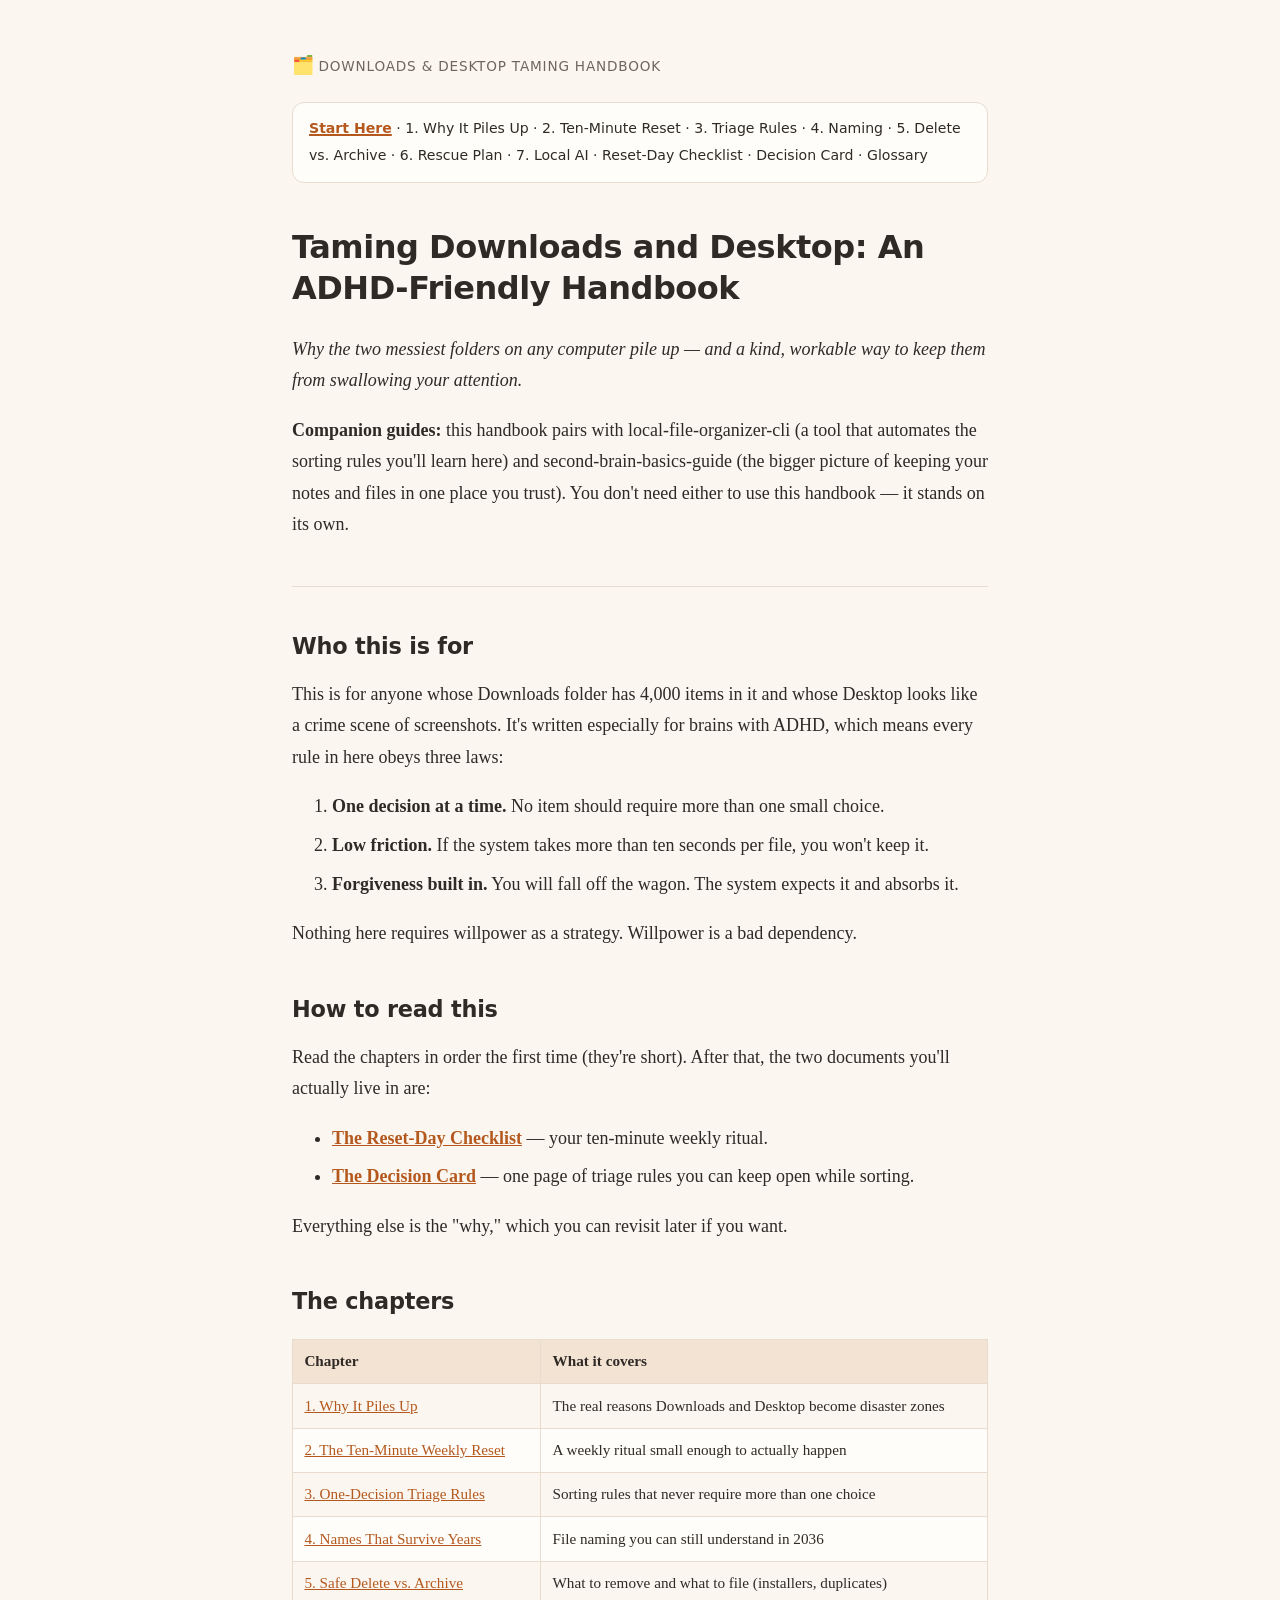
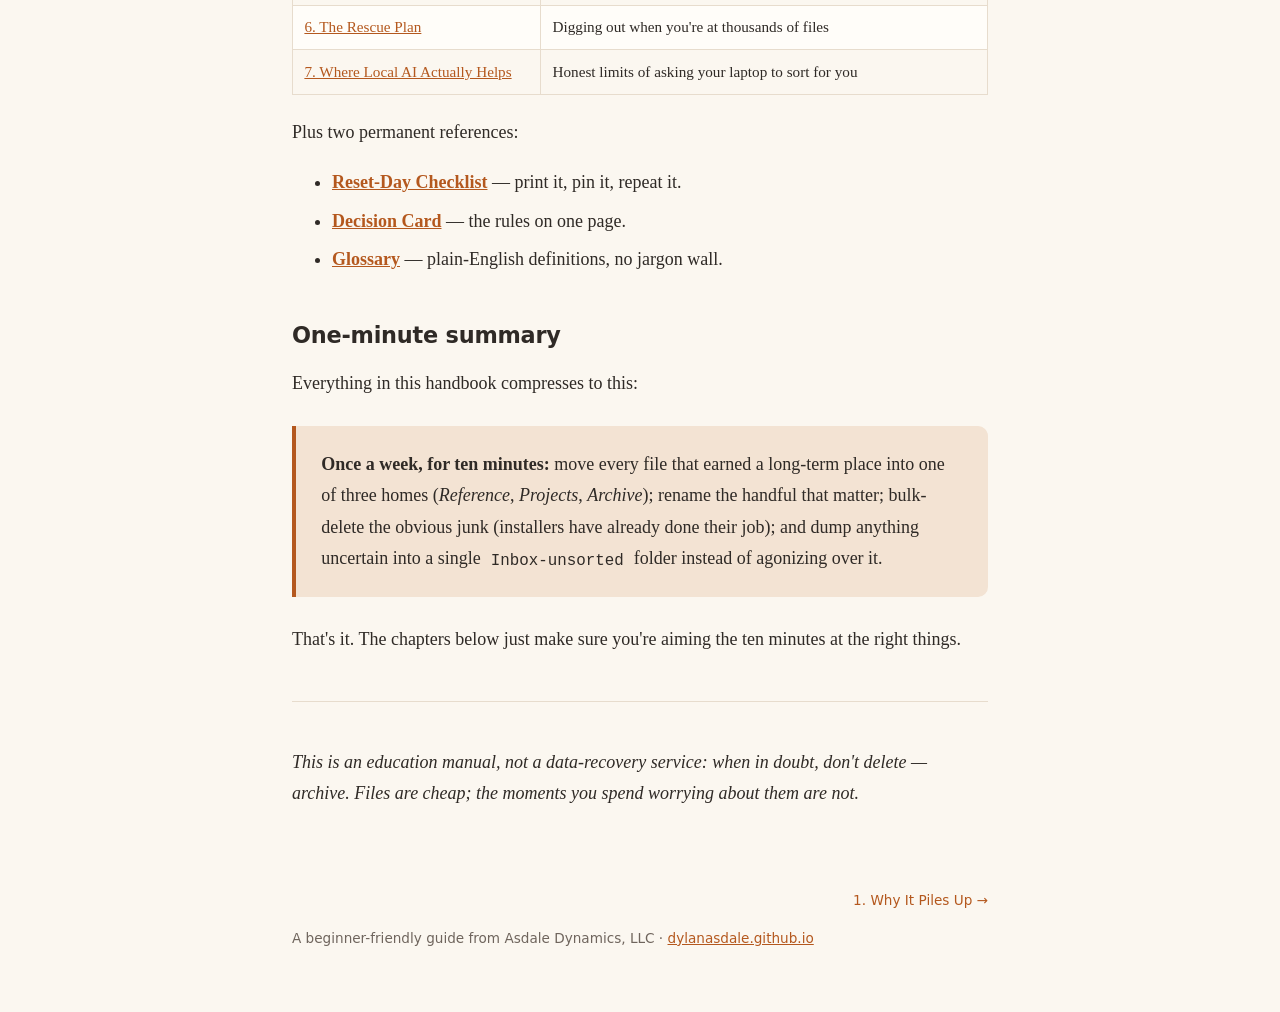
<file: site/index.html>
<!DOCTYPE html>
<html lang="en">
<head>
<meta charset="utf-8">
<meta name="viewport" content="width=device-width, initial-scale=1">
<meta name="description" content="An ADHD-friendly manual for keeping Downloads and Desktop under control — ten-minute reset, one-decision triage, safe delete vs archive, and a rescue plan.">
<title>An ADHD-Friendly Handbook — Downloads &amp; Desktop Taming Handbook</title>
<link rel="stylesheet" href="style.css">
</head>
<body>
<a class="skip" href="#content">Skip to content</a>
<header>
  <p class="bookmark"><span aria-hidden="true">🗂️</span> <a href="index.html">Downloads &amp; Desktop Taming Handbook</a></p>
  <nav aria-label="Site pages">
    <a href="index.html" aria-current="page">Start Here</a> · <a href="01-why-it-piles-up.html">1. Why It Piles Up</a> · <a href="02-ten-minute-weekly-reset.html">2. Ten-Minute Reset</a> · <a href="03-one-decision-triage.html">3. Triage Rules</a> · <a href="04-naming-that-survives.html">4. Naming</a> · <a href="05-safe-delete-vs-archive.html">5. Delete vs. Archive</a> · <a href="06-the-rescue-plan.html">6. Rescue Plan</a> · <a href="07-local-ai-triage.html">7. Local AI</a> · <a href="checklist-reset-day.html">Reset-Day Checklist</a> · <a href="decision-card.html">Decision Card</a> · <a href="glossary.html">Glossary</a>
  </nav>
</header>
<main id="content">
<h1 id="taming-downloads-and-desktop-an-adhd-friendly-handbook">Taming Downloads and Desktop: An ADHD-Friendly Handbook</h1>
<p><em>Why the two messiest folders on any computer pile up — and a kind, workable way to keep them from swallowing your attention.</em></p>
<p><strong>Companion guides:</strong> this handbook pairs with
local-file-organizer-cli (a tool that automates the sorting rules you'll
learn here) and second-brain-basics-guide (the bigger picture of keeping
your notes and files in one place you trust). You don't need either to use this
handbook — it stands on its own.</p>
<hr />
<h2 id="who-this-is-for">Who this is for</h2>
<p>This is for anyone whose Downloads folder has 4,000 items in it and whose
Desktop looks like a crime scene of screenshots. It's written especially for
brains with ADHD, which means every rule in here obeys three laws:</p>
<ol>
<li><strong>One decision at a time.</strong> No item should require more than one small choice.</li>
<li><strong>Low friction.</strong> If the system takes more than ten seconds per file, you won't keep it.</li>
<li><strong>Forgiveness built in.</strong> You will fall off the wagon. The system expects it and absorbs it.</li>
</ol>
<p>Nothing here requires willpower as a strategy. Willpower is a bad dependency.</p>
<h2 id="how-to-read-this">How to read this</h2>
<p>Read the chapters in order the first time (they're short). After that, the two
documents you'll actually live in are:</p>
<ul>
<li><strong><a href="checklist-reset-day.html">The Reset-Day Checklist</a></strong> — your ten-minute weekly ritual.</li>
<li><strong><a href="decision-card.html">The Decision Card</a></strong> — one page of triage rules you can keep open while sorting.</li>
</ul>
<p>Everything else is the "why," which you can revisit later if you want.</p>
<h2 id="the-chapters">The chapters</h2>
<table>
<thead>
<tr>
<th>Chapter</th>
<th>What it covers</th>
</tr>
</thead>
<tbody>
<tr>
<td><a href="01-why-it-piles-up.html">1. Why It Piles Up</a></td>
<td>The real reasons Downloads and Desktop become disaster zones</td>
</tr>
<tr>
<td><a href="02-ten-minute-weekly-reset.html">2. The Ten-Minute Weekly Reset</a></td>
<td>A weekly ritual small enough to actually happen</td>
</tr>
<tr>
<td><a href="03-one-decision-triage.html">3. One-Decision Triage Rules</a></td>
<td>Sorting rules that never require more than one choice</td>
</tr>
<tr>
<td><a href="04-naming-that-survives.html">4. Names That Survive Years</a></td>
<td>File naming you can still understand in 2036</td>
</tr>
<tr>
<td><a href="05-safe-delete-vs-archive.html">5. Safe Delete vs. Archive</a></td>
<td>What to remove and what to file (installers, duplicates)</td>
</tr>
<tr>
<td><a href="06-the-rescue-plan.html">6. The Rescue Plan</a></td>
<td>Digging out when you're at thousands of files</td>
</tr>
<tr>
<td><a href="07-local-ai-triage.html">7. Where Local AI Actually Helps</a></td>
<td>Honest limits of asking your laptop to sort for you</td>
</tr>
</tbody>
</table>
<p>Plus two permanent references:</p>
<ul>
<li><strong><a href="checklist-reset-day.html">Reset-Day Checklist</a></strong> — print it, pin it, repeat it.</li>
<li><strong><a href="decision-card.html">Decision Card</a></strong> — the rules on one page.</li>
<li><strong><a href="glossary.html">Glossary</a></strong> — plain-English definitions, no jargon wall.</li>
</ul>
<h2 id="one-minute-summary">One-minute summary</h2>
<p>Everything in this handbook compresses to this:</p>
<blockquote>
<p><strong>Once a week, for ten minutes:</strong> move every file that earned a long-term
place into one of three homes (<em>Reference</em>, <em>Projects</em>, <em>Archive</em>); rename
the handful that matter; bulk-delete the obvious junk (installers have
already done their job); and dump anything uncertain into a single
<code>Inbox-unsorted</code> folder instead of agonizing over it.</p>
</blockquote>
<p>That's it. The chapters below just make sure you're aiming the ten minutes at
the right things.</p>
<hr />
<p><em>This is an education manual, not a data-recovery service: when in doubt, don't
delete — archive. Files are cheap; the moments you spend worrying about them are
not.</em></p>
</main>
<footer>
  <p class="pager"><span class="spacer"></span><a href="01-why-it-piles-up.html">1. Why It Piles Up →</a></p>
  <p>A beginner-friendly guide from Asdale Dynamics, LLC · <a href="https://dylanasdale.github.io">dylanasdale.github.io</a></p>
</footer>
</body>
</html>
</file>
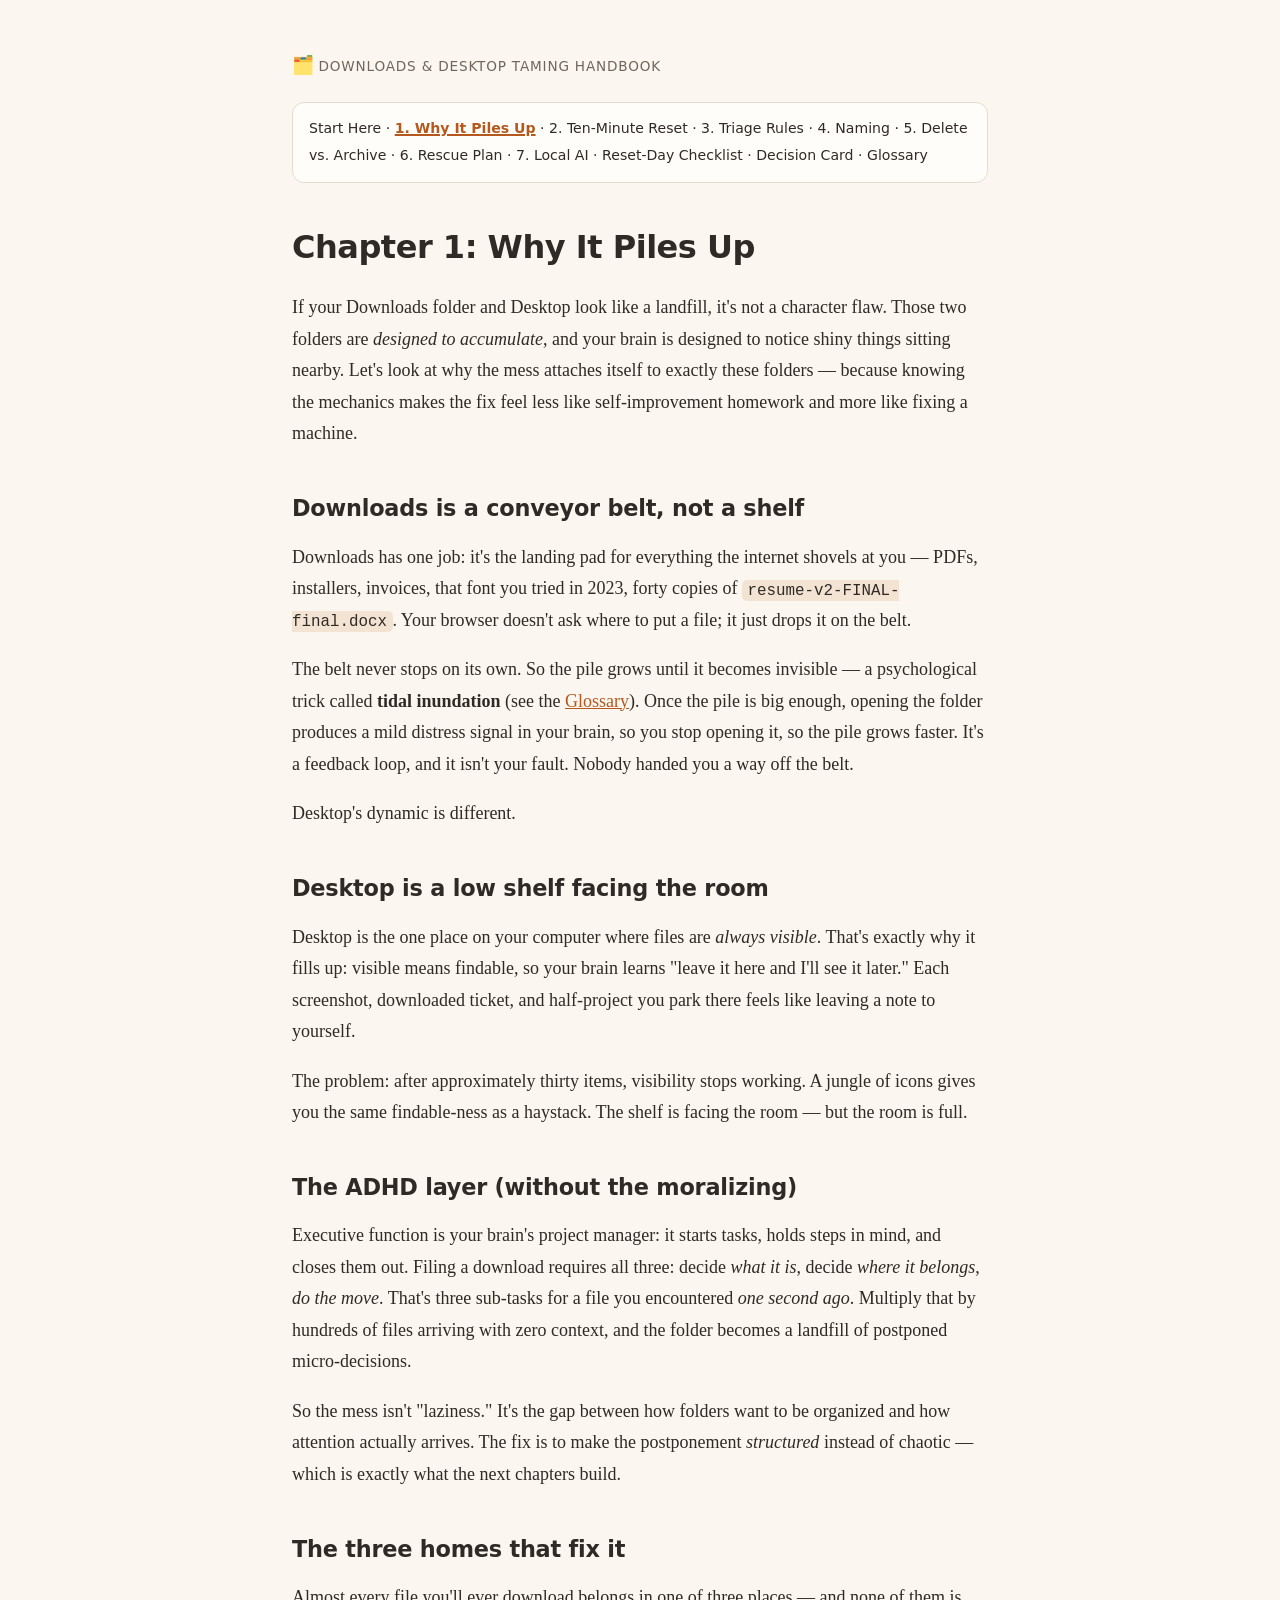
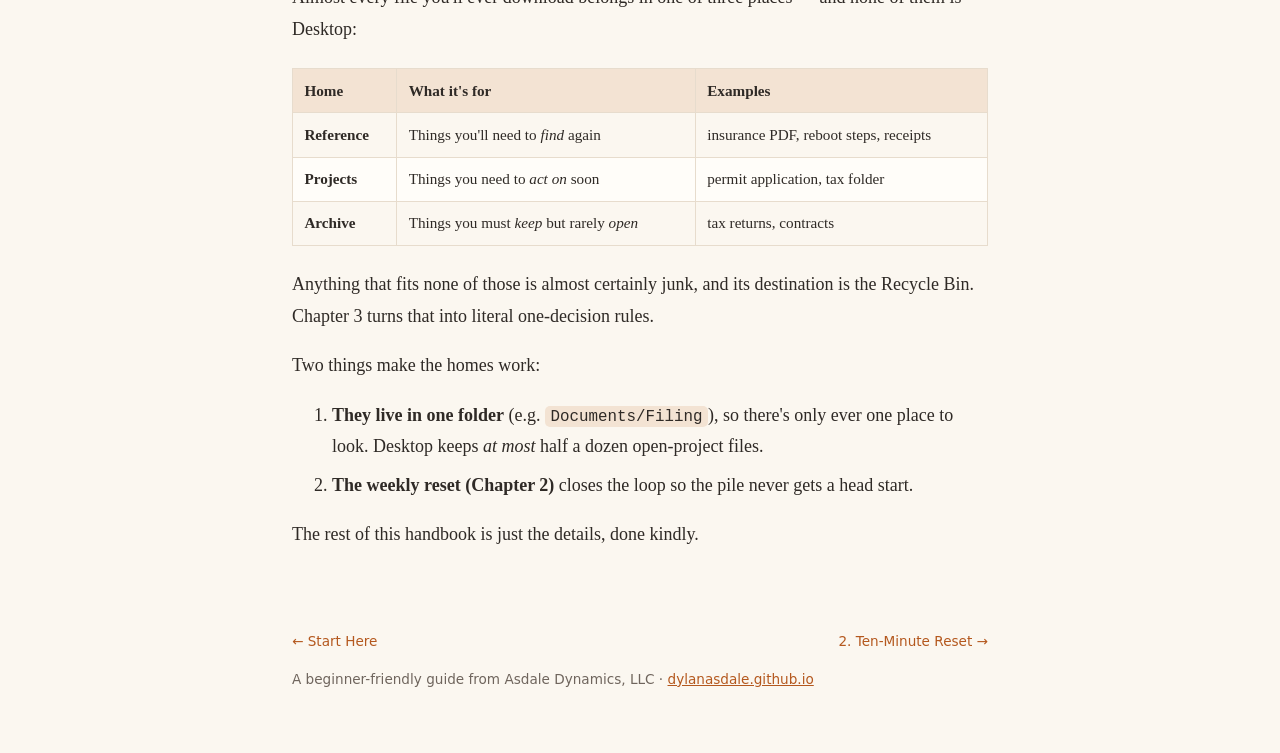
<file: site/01-why-it-piles-up.html>
<!DOCTYPE html>
<html lang="en">
<head>
<meta charset="utf-8">
<meta name="viewport" content="width=device-width, initial-scale=1">
<meta name="description" content="An ADHD-friendly manual for keeping Downloads and Desktop under control — ten-minute reset, one-decision triage, safe delete vs archive, and a rescue plan.">
<title>Why It Piles Up — Downloads &amp; Desktop Taming Handbook</title>
<link rel="stylesheet" href="style.css">
</head>
<body>
<a class="skip" href="#content">Skip to content</a>
<header>
  <p class="bookmark"><span aria-hidden="true">🗂️</span> <a href="index.html">Downloads &amp; Desktop Taming Handbook</a></p>
  <nav aria-label="Site pages">
    <a href="index.html">Start Here</a> · <a href="01-why-it-piles-up.html" aria-current="page">1. Why It Piles Up</a> · <a href="02-ten-minute-weekly-reset.html">2. Ten-Minute Reset</a> · <a href="03-one-decision-triage.html">3. Triage Rules</a> · <a href="04-naming-that-survives.html">4. Naming</a> · <a href="05-safe-delete-vs-archive.html">5. Delete vs. Archive</a> · <a href="06-the-rescue-plan.html">6. Rescue Plan</a> · <a href="07-local-ai-triage.html">7. Local AI</a> · <a href="checklist-reset-day.html">Reset-Day Checklist</a> · <a href="decision-card.html">Decision Card</a> · <a href="glossary.html">Glossary</a>
  </nav>
</header>
<main id="content">
<h1 id="chapter-1-why-it-piles-up">Chapter 1: Why It Piles Up</h1>
<p>If your Downloads folder and Desktop look like a landfill, it's not a character
flaw. Those two folders are <em>designed to accumulate</em>, and your brain is designed
to notice shiny things sitting nearby. Let's look at why the mess attaches
itself to exactly these folders — because knowing the mechanics makes the fix
feel less like self-improvement homework and more like fixing a machine.</p>
<h2 id="downloads-is-a-conveyor-belt-not-a-shelf">Downloads is a conveyor belt, not a shelf</h2>
<p>Downloads has one job: it's the landing pad for everything the internet shovels
at you — PDFs, installers, invoices, that font you tried in 2023, forty copies
of <code>resume-v2-FINAL-final.docx</code>. Your browser doesn't ask where to put a file;
it just drops it on the belt.</p>
<p>The belt never stops on its own. So the pile grows until it becomes invisible —
a psychological trick called <strong>tidal inundation</strong> (see the
<a href="glossary.html">Glossary</a>). Once the pile is big enough, opening the folder
produces a mild distress signal in your brain, so you stop opening it, so the
pile grows faster. It's a feedback loop, and it isn't your fault. Nobody handed
you a way off the belt.</p>
<p>Desktop's dynamic is different.</p>
<h2 id="desktop-is-a-low-shelf-facing-the-room">Desktop is a low shelf facing the room</h2>
<p>Desktop is the one place on your computer where files are <em>always visible</em>.
That's exactly why it fills up: visible means findable, so your brain learns
"leave it here and I'll see it later." Each screenshot, downloaded ticket, and
half-project you park there feels like leaving a note to yourself.</p>
<p>The problem: after approximately thirty items, visibility stops working. A
jungle of icons gives you the same findable-ness as a haystack. The shelf is
facing the room — but the room is full.</p>
<h2 id="the-adhd-layer-without-the-moralizing">The ADHD layer (without the moralizing)</h2>
<p>Executive function is your brain's project manager: it starts tasks, holds
steps in mind, and closes them out. Filing a download requires all three:
decide <em>what it is</em>, decide <em>where it belongs</em>, <em>do the move</em>. That's three
sub-tasks for a file you encountered <em>one second ago</em>. Multiply that by
hundreds of files arriving with zero context, and the folder becomes a landfill
of postponed micro-decisions.</p>
<p>So the mess isn't "laziness." It's the gap between how folders want to be
organized and how attention actually arrives. The fix is to make the
postponement <em>structured</em> instead of chaotic — which is exactly what the next
chapters build.</p>
<h2 id="the-three-homes-that-fix-it">The three homes that fix it</h2>
<p>Almost every file you'll ever download belongs in one of three places — and
none of them is Desktop:</p>
<table>
<thead>
<tr>
<th>Home</th>
<th>What it's for</th>
<th>Examples</th>
</tr>
</thead>
<tbody>
<tr>
<td><strong>Reference</strong></td>
<td>Things you'll need to <em>find</em> again</td>
<td>insurance PDF, reboot steps, receipts</td>
</tr>
<tr>
<td><strong>Projects</strong></td>
<td>Things you need to <em>act on</em> soon</td>
<td>permit application, tax folder</td>
</tr>
<tr>
<td><strong>Archive</strong></td>
<td>Things you must <em>keep</em> but rarely <em>open</em></td>
<td>tax returns, contracts</td>
</tr>
</tbody>
</table>
<p>Anything that fits none of those is almost certainly junk, and its destination
is the Recycle Bin. Chapter 3 turns that into literal one-decision rules.</p>
<p>Two things make the homes work:</p>
<ol>
<li><strong>They live in one folder</strong> (e.g. <code>Documents/Filing</code>), so there's only ever
   one place to look. Desktop keeps <em>at most</em> half a dozen open-project files.</li>
<li><strong>The weekly reset (Chapter 2)</strong> closes the loop so the pile never gets a
   head start.</li>
</ol>
<p>The rest of this handbook is just the details, done kindly.</p>
</main>
<footer>
  <p class="pager"><a href="index.html">← Start Here</a><span class="spacer"></span><a href="02-ten-minute-weekly-reset.html">2. Ten-Minute Reset →</a></p>
  <p>A beginner-friendly guide from Asdale Dynamics, LLC · <a href="https://dylanasdale.github.io">dylanasdale.github.io</a></p>
</footer>
</body>
</html>
</file>
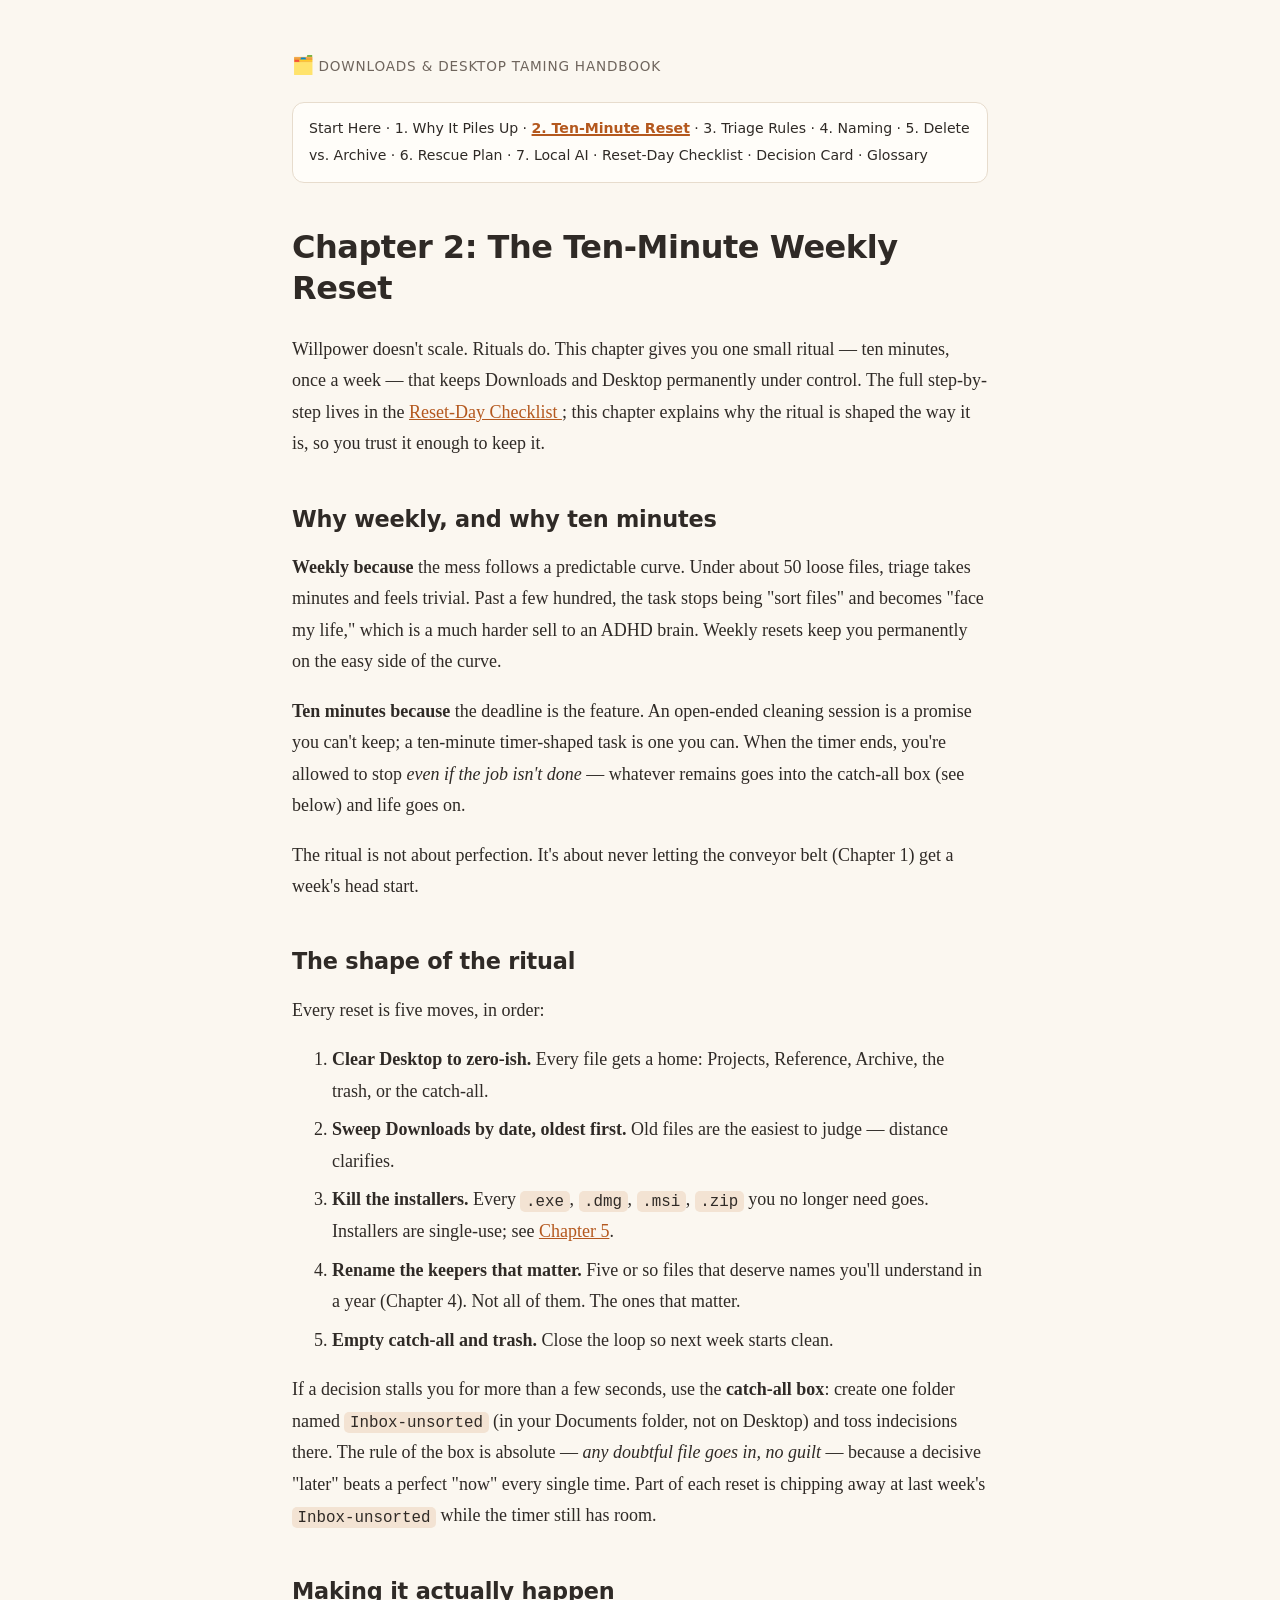
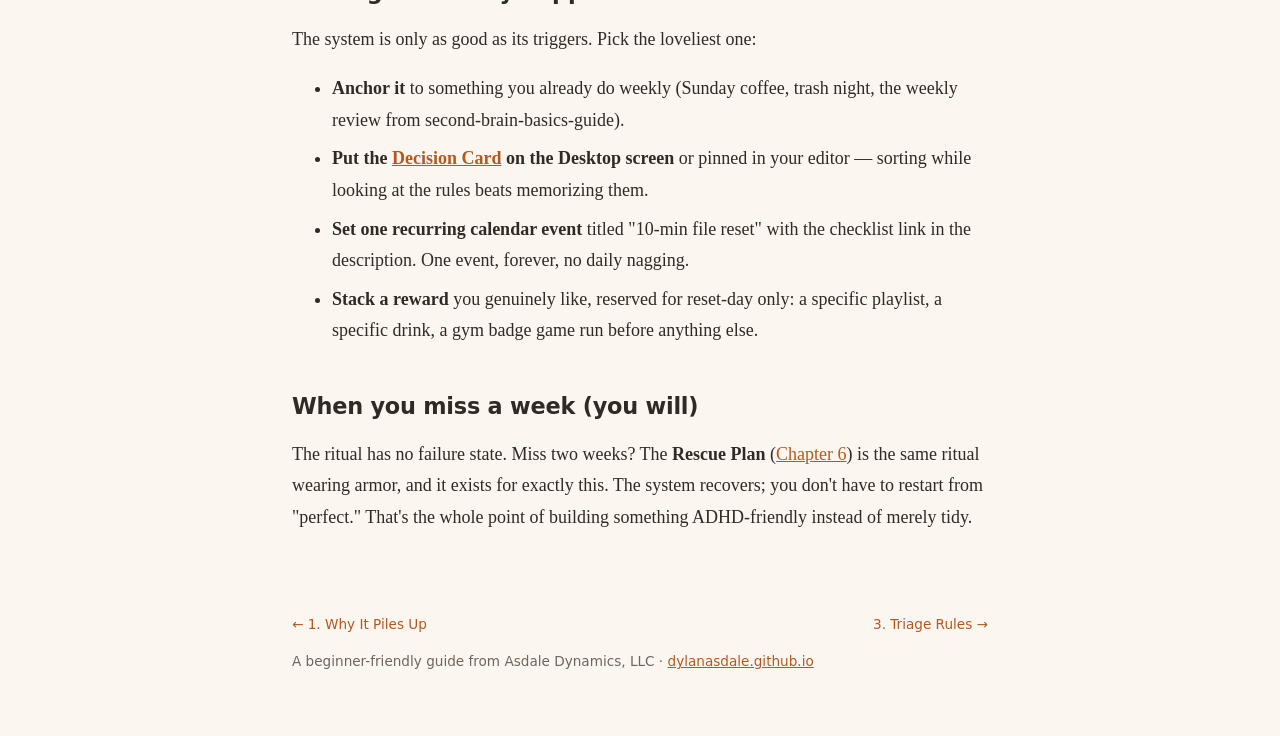
<file: site/02-ten-minute-weekly-reset.html>
<!DOCTYPE html>
<html lang="en">
<head>
<meta charset="utf-8">
<meta name="viewport" content="width=device-width, initial-scale=1">
<meta name="description" content="An ADHD-friendly manual for keeping Downloads and Desktop under control — ten-minute reset, one-decision triage, safe delete vs archive, and a rescue plan.">
<title>The Ten-Minute Weekly Reset — Downloads &amp; Desktop Taming Handbook</title>
<link rel="stylesheet" href="style.css">
</head>
<body>
<a class="skip" href="#content">Skip to content</a>
<header>
  <p class="bookmark"><span aria-hidden="true">🗂️</span> <a href="index.html">Downloads &amp; Desktop Taming Handbook</a></p>
  <nav aria-label="Site pages">
    <a href="index.html">Start Here</a> · <a href="01-why-it-piles-up.html">1. Why It Piles Up</a> · <a href="02-ten-minute-weekly-reset.html" aria-current="page">2. Ten-Minute Reset</a> · <a href="03-one-decision-triage.html">3. Triage Rules</a> · <a href="04-naming-that-survives.html">4. Naming</a> · <a href="05-safe-delete-vs-archive.html">5. Delete vs. Archive</a> · <a href="06-the-rescue-plan.html">6. Rescue Plan</a> · <a href="07-local-ai-triage.html">7. Local AI</a> · <a href="checklist-reset-day.html">Reset-Day Checklist</a> · <a href="decision-card.html">Decision Card</a> · <a href="glossary.html">Glossary</a>
  </nav>
</header>
<main id="content">
<h1 id="chapter-2-the-ten-minute-weekly-reset">Chapter 2: The Ten-Minute Weekly Reset</h1>
<p>Willpower doesn't scale. Rituals do. This chapter gives you one small ritual —
ten minutes, once a week — that keeps Downloads and Desktop permanently under
control. The full step-by-step lives in the <a href="checklist-reset-day.html">Reset-Day Checklist
</a>; this chapter explains why the ritual is shaped the
way it is, so you trust it enough to keep it.</p>
<h2 id="why-weekly-and-why-ten-minutes">Why weekly, and why ten minutes</h2>
<p><strong>Weekly because</strong> the mess follows a predictable curve. Under about 50 loose
files, triage takes minutes and feels trivial. Past a few hundred, the task
stops being "sort files" and becomes "face my life," which is a much harder
sell to an ADHD brain. Weekly resets keep you permanently on the easy side of
the curve.</p>
<p><strong>Ten minutes because</strong> the deadline is the feature. An open-ended cleaning
session is a promise you can't keep; a ten-minute timer-shaped task is one you
can. When the timer ends, you're allowed to stop <em>even if the job isn't done</em> —
whatever remains goes into the catch-all box (see below) and life goes on.</p>
<p>The ritual is not about perfection. It's about never letting the conveyor belt
(Chapter 1) get a week's head start.</p>
<h2 id="the-shape-of-the-ritual">The shape of the ritual</h2>
<p>Every reset is five moves, in order:</p>
<ol>
<li><strong>Clear Desktop to zero-ish.</strong> Every file gets a home: Projects,
   Reference, Archive, the trash, or the catch-all.</li>
<li><strong>Sweep Downloads by date, oldest first.</strong> Old files are the easiest to
   judge — distance clarifies.</li>
<li><strong>Kill the installers.</strong> Every <code>.exe</code>, <code>.dmg</code>, <code>.msi</code>, <code>.zip</code> you no longer
   need goes. Installers are single-use; see <a href="05-safe-delete-vs-archive.html">Chapter 5</a>.</li>
<li><strong>Rename the keepers that matter.</strong> Five or so files that deserve names
   you'll understand in a year (Chapter 4). Not all of them. The ones that matter.</li>
<li><strong>Empty catch-all and trash.</strong> Close the loop so next week starts clean.</li>
</ol>
<p>If a decision stalls you for more than a few seconds, use the <strong>catch-all box</strong>:
create one folder named <code>Inbox-unsorted</code> (in your Documents folder, not on
Desktop) and toss indecisions there. The rule of the box is absolute — <em>any
doubtful file goes in, no guilt</em> — because a decisive "later" beats a
perfect "now" every single time. Part of each reset is chipping away at last
week's <code>Inbox-unsorted</code> while the timer still has room.</p>
<h2 id="making-it-actually-happen">Making it actually happen</h2>
<p>The system is only as good as its triggers. Pick the loveliest one:</p>
<ul>
<li><strong>Anchor it</strong> to something you already do weekly (Sunday coffee, trash night,
  the weekly review from second-brain-basics-guide).</li>
<li><strong>Put the <a href="decision-card.html">Decision Card</a> on the Desktop screen</strong> or pinned
  in your editor — sorting while looking at the rules beats memorizing them.</li>
<li><strong>Set one recurring calendar event</strong> titled "10-min file reset" with the
  checklist link in the description. One event, forever, no daily nagging.</li>
<li><strong>Stack a reward</strong> you genuinely like, reserved for reset-day only: a
  specific playlist, a specific drink, a gym badge game run before anything else.</li>
</ul>
<h2 id="when-you-miss-a-week-you-will">When you miss a week (you will)</h2>
<p>The ritual has no failure state. Miss two weeks? The <strong>Rescue Plan</strong>
(<a href="06-the-rescue-plan.html">Chapter 6</a>) is the same ritual wearing armor, and it
exists for exactly this. The system recovers; you don't have to restart from
"perfect." That's the whole point of building something ADHD-friendly instead
of merely tidy.</p>
</main>
<footer>
  <p class="pager"><a href="01-why-it-piles-up.html">← 1. Why It Piles Up</a><span class="spacer"></span><a href="03-one-decision-triage.html">3. Triage Rules →</a></p>
  <p>A beginner-friendly guide from Asdale Dynamics, LLC · <a href="https://dylanasdale.github.io">dylanasdale.github.io</a></p>
</footer>
</body>
</html>
</file>
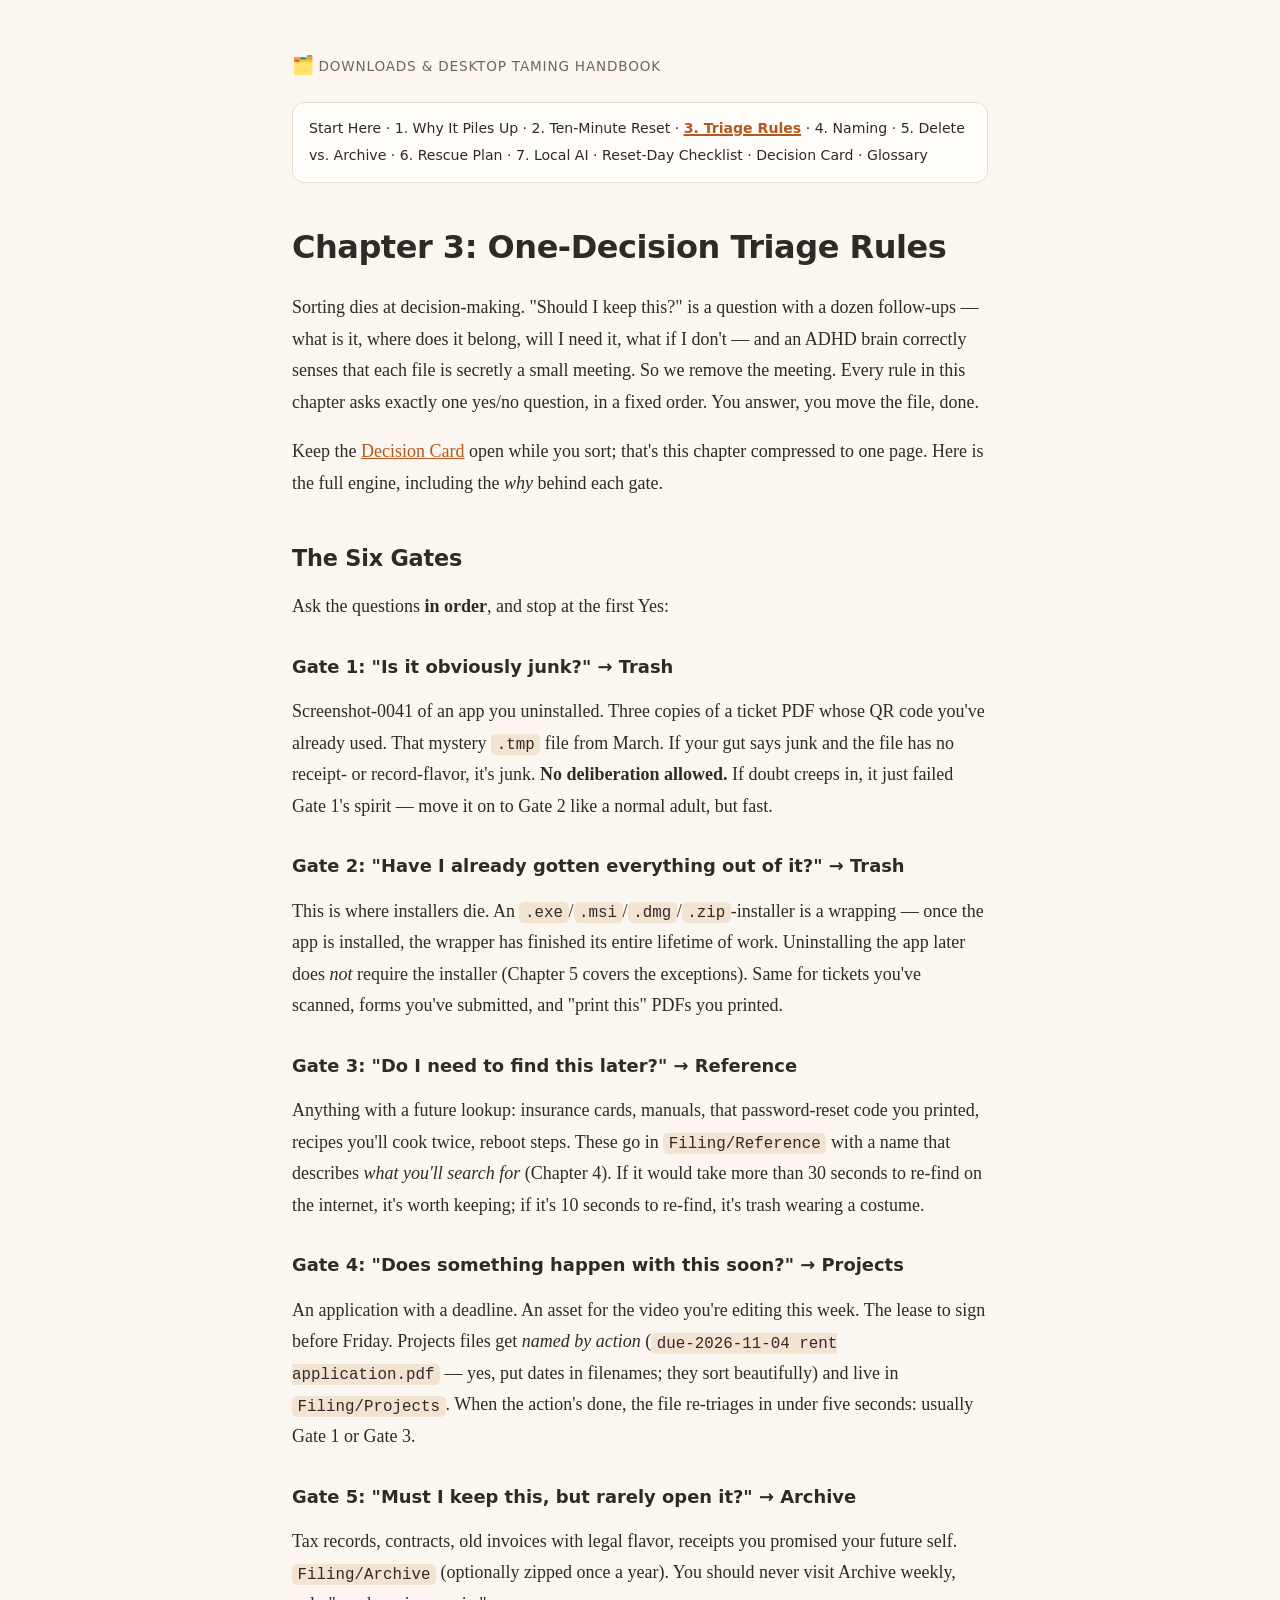
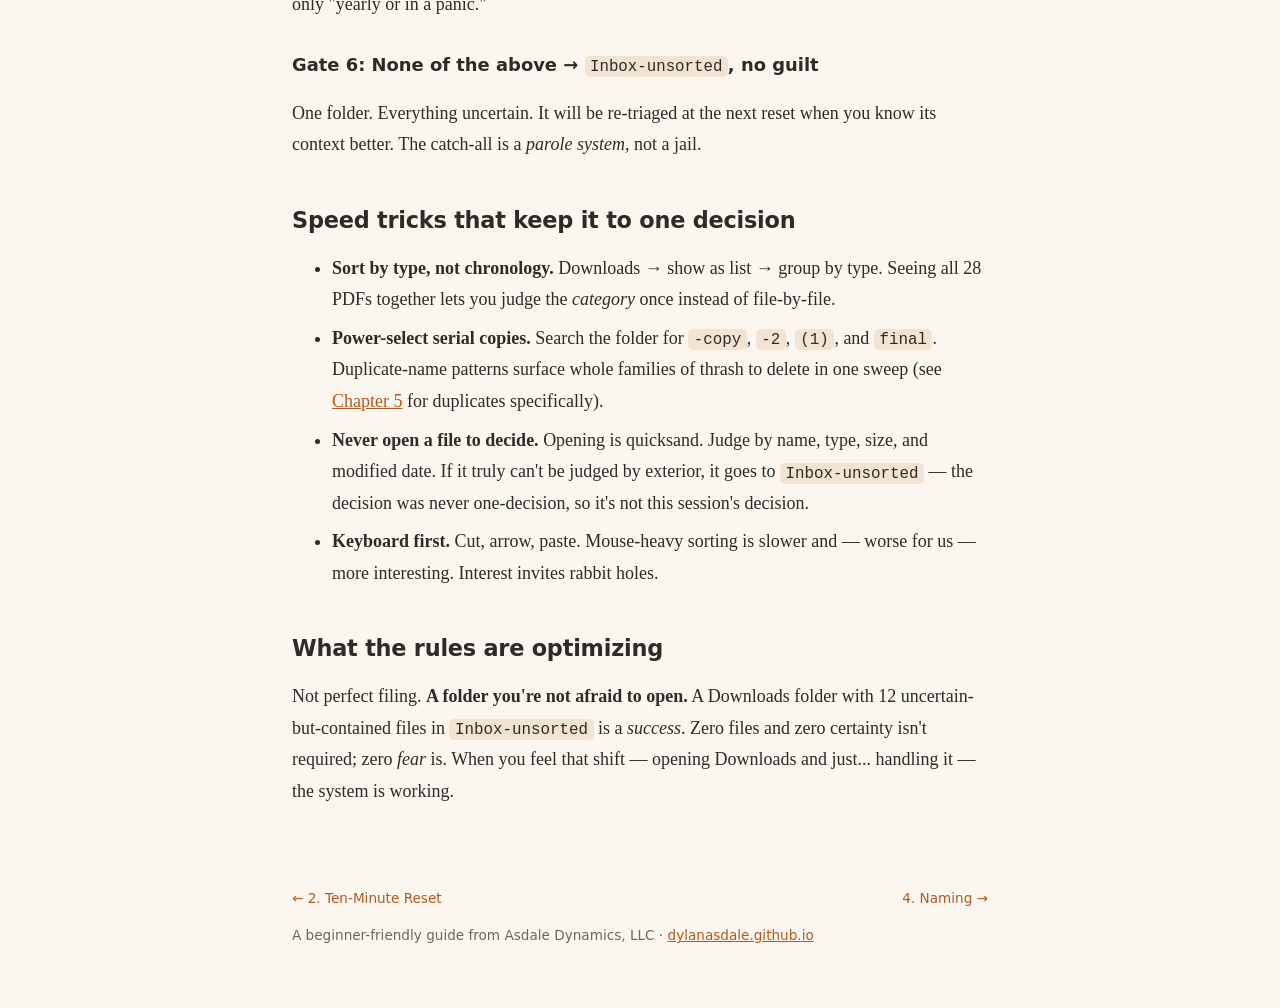
<file: site/03-one-decision-triage.html>
<!DOCTYPE html>
<html lang="en">
<head>
<meta charset="utf-8">
<meta name="viewport" content="width=device-width, initial-scale=1">
<meta name="description" content="An ADHD-friendly manual for keeping Downloads and Desktop under control — ten-minute reset, one-decision triage, safe delete vs archive, and a rescue plan.">
<title>One-Decision Triage Rules — Downloads &amp; Desktop Taming Handbook</title>
<link rel="stylesheet" href="style.css">
</head>
<body>
<a class="skip" href="#content">Skip to content</a>
<header>
  <p class="bookmark"><span aria-hidden="true">🗂️</span> <a href="index.html">Downloads &amp; Desktop Taming Handbook</a></p>
  <nav aria-label="Site pages">
    <a href="index.html">Start Here</a> · <a href="01-why-it-piles-up.html">1. Why It Piles Up</a> · <a href="02-ten-minute-weekly-reset.html">2. Ten-Minute Reset</a> · <a href="03-one-decision-triage.html" aria-current="page">3. Triage Rules</a> · <a href="04-naming-that-survives.html">4. Naming</a> · <a href="05-safe-delete-vs-archive.html">5. Delete vs. Archive</a> · <a href="06-the-rescue-plan.html">6. Rescue Plan</a> · <a href="07-local-ai-triage.html">7. Local AI</a> · <a href="checklist-reset-day.html">Reset-Day Checklist</a> · <a href="decision-card.html">Decision Card</a> · <a href="glossary.html">Glossary</a>
  </nav>
</header>
<main id="content">
<h1 id="chapter-3-one-decision-triage-rules">Chapter 3: One-Decision Triage Rules</h1>
<p>Sorting dies at decision-making. "Should I keep this?" is a question with a
dozen follow-ups — what is it, where does it belong, will I need it, what if I
don't — and an ADHD brain correctly senses that each file is secretly a small
meeting. So we remove the meeting. Every rule in this chapter asks exactly one
yes/no question, in a fixed order. You answer, you move the file, done.</p>
<p>Keep the <a href="decision-card.html">Decision Card</a> open while you sort; that's this
chapter compressed to one page. Here is the full engine, including the <em>why</em>
behind each gate.</p>
<h2 id="the-six-gates">The Six Gates</h2>
<p>Ask the questions <strong>in order</strong>, and stop at the first Yes:</p>
<h3 id="gate-1-is-it-obviously-junk-trash">Gate 1: "Is it obviously junk?" → Trash</h3>
<p>Screenshot-0041 of an app you uninstalled. Three copies of a ticket PDF whose
QR code you've already used. That mystery <code>.tmp</code> file from March. If your gut
says junk and the file has no receipt- or record-flavor, it's junk.
<strong>No deliberation allowed.</strong> If doubt creeps in, it just failed Gate 1's spirit
— move it on to Gate 2 like a normal adult, but fast.</p>
<h3 id="gate-2-have-i-already-gotten-everything-out-of-it-trash">Gate 2: "Have I already gotten everything out of it?" → Trash</h3>
<p>This is where installers die. An <code>.exe</code>/<code>.msi</code>/<code>.dmg</code>/<code>.zip</code>-installer is a
wrapping — once the app is installed, the wrapper has finished its entire
lifetime of work. Uninstalling the app later does <em>not</em> require the installer
(Chapter 5 covers the exceptions). Same for tickets you've scanned, forms you've
submitted, and "print this" PDFs you printed.</p>
<h3 id="gate-3-do-i-need-to-find-this-later-reference">Gate 3: "Do I need to find this later?" → Reference</h3>
<p>Anything with a future lookup: insurance cards, manuals, that password-reset
code you printed, recipes you'll cook twice, reboot steps. These go in
<code>Filing/Reference</code> with a name that describes <em>what you'll search for</em>
(Chapter 4). If it would take more than 30 seconds to re-find on the internet,
it's worth keeping; if it's 10 seconds to re-find, it's trash wearing a costume.</p>
<h3 id="gate-4-does-something-happen-with-this-soon-projects">Gate 4: "Does something happen with this soon?" → Projects</h3>
<p>An application with a deadline. An asset for the video you're editing this
week. The lease to sign before Friday. Projects files get <em>named by action</em>
(<code>due-2026-11-04 rent application.pdf</code> — yes, put dates in filenames; they sort
beautifully) and live in <code>Filing/Projects</code>. When the action's done, the file
re-triages in under five seconds: usually Gate 1 or Gate 3.</p>
<h3 id="gate-5-must-i-keep-this-but-rarely-open-it-archive">Gate 5: "Must I keep this, but rarely open it?" → Archive</h3>
<p>Tax records, contracts, old invoices with legal flavor, receipts you promised
your future self. <code>Filing/Archive</code> (optionally zipped once a year). You should
never visit Archive weekly, only "yearly or in a panic."</p>
<h3 id="gate-6-none-of-the-above-inbox-unsorted-no-guilt">Gate 6: None of the above → <code>Inbox-unsorted</code>, no guilt</h3>
<p>One folder. Everything uncertain. It will be re-triaged at the next reset when
you know its context better. The catch-all is a <em>parole system</em>, not a jail.</p>
<h2 id="speed-tricks-that-keep-it-to-one-decision">Speed tricks that keep it to one decision</h2>
<ul>
<li><strong>Sort by type, not chronology.</strong> Downloads → show as list → group by type.
  Seeing all 28 PDFs together lets you judge the <em>category</em> once instead of
  file-by-file.</li>
<li><strong>Power-select serial copies.</strong> Search the folder for <code>-copy</code>, <code>-2</code>,
  <code>(1)</code>, and <code>final</code>. Duplicate-name patterns surface whole families of thrash
  to delete in one sweep (see <a href="05-safe-delete-vs-archive.html">Chapter 5</a> for
  duplicates specifically).</li>
<li><strong>Never open a file to decide.</strong> Opening is quicksand. Judge by name, type,
  size, and modified date. If it truly can't be judged by exterior, it goes to
  <code>Inbox-unsorted</code> — the decision was never one-decision, so it's not this
  session's decision.</li>
<li><strong>Keyboard first.</strong> Cut, arrow, paste. Mouse-heavy sorting is slower and —
  worse for us — more interesting. Interest invites rabbit holes.</li>
</ul>
<h2 id="what-the-rules-are-optimizing">What the rules are optimizing</h2>
<p>Not perfect filing. <strong>A folder you're not afraid to open.</strong> A Downloads folder
with 12 uncertain-but-contained files in <code>Inbox-unsorted</code> is a <em>success</em>.
Zero files and zero certainty isn't required; zero <em>fear</em> is. When you feel
that shift — opening Downloads and just... handling it — the system is working.</p>
</main>
<footer>
  <p class="pager"><a href="02-ten-minute-weekly-reset.html">← 2. Ten-Minute Reset</a><span class="spacer"></span><a href="04-naming-that-survives.html">4. Naming →</a></p>
  <p>A beginner-friendly guide from Asdale Dynamics, LLC · <a href="https://dylanasdale.github.io">dylanasdale.github.io</a></p>
</footer>
</body>
</html>
</file>
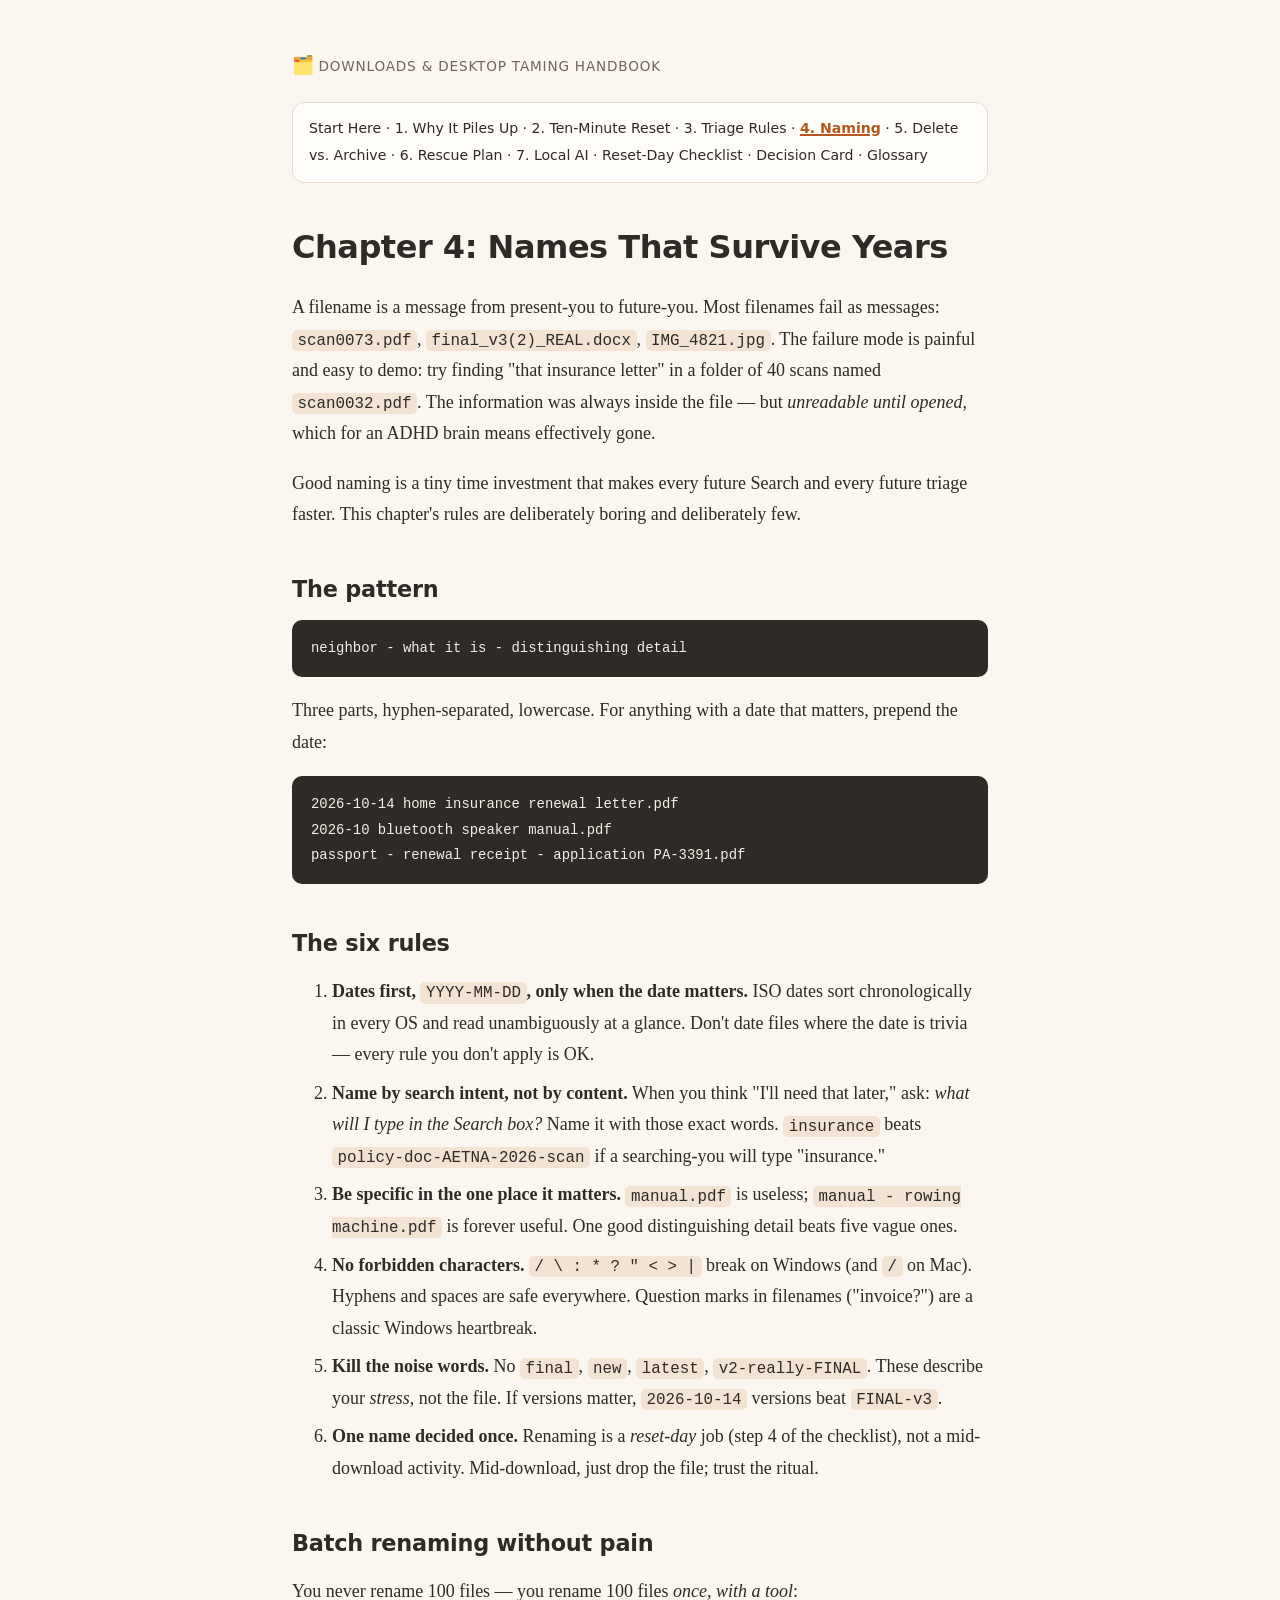
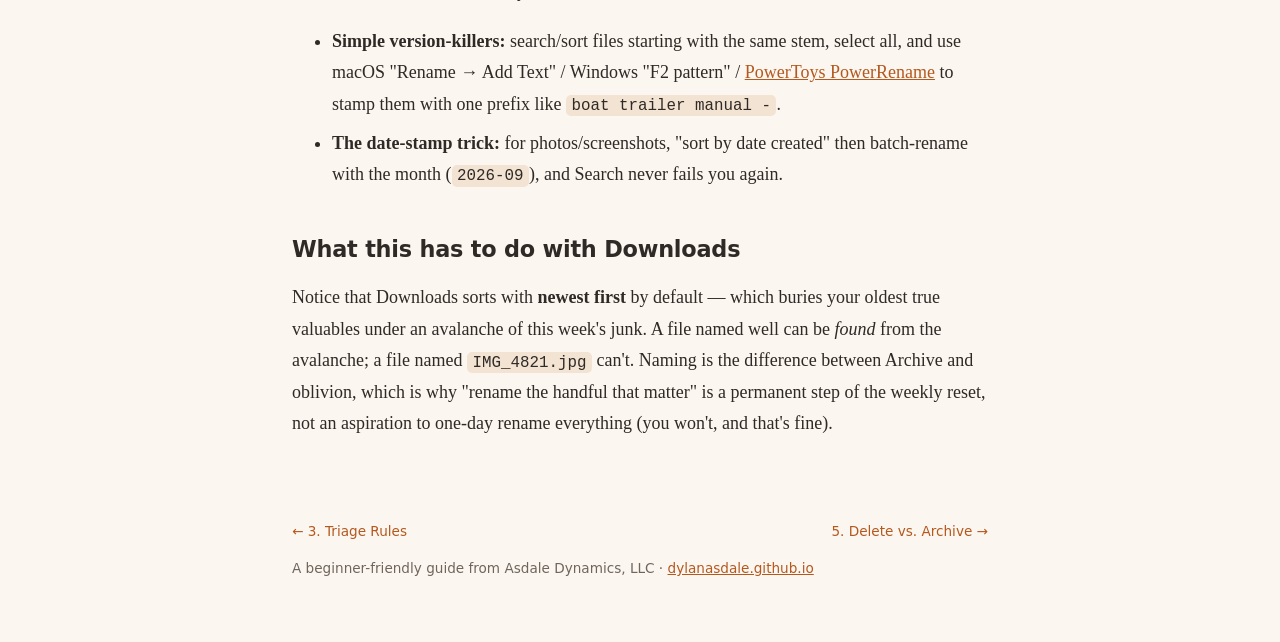
<file: site/04-naming-that-survives.html>
<!DOCTYPE html>
<html lang="en">
<head>
<meta charset="utf-8">
<meta name="viewport" content="width=device-width, initial-scale=1">
<meta name="description" content="An ADHD-friendly manual for keeping Downloads and Desktop under control — ten-minute reset, one-decision triage, safe delete vs archive, and a rescue plan.">
<title>Names That Survive Years — Downloads &amp; Desktop Taming Handbook</title>
<link rel="stylesheet" href="style.css">
</head>
<body>
<a class="skip" href="#content">Skip to content</a>
<header>
  <p class="bookmark"><span aria-hidden="true">🗂️</span> <a href="index.html">Downloads &amp; Desktop Taming Handbook</a></p>
  <nav aria-label="Site pages">
    <a href="index.html">Start Here</a> · <a href="01-why-it-piles-up.html">1. Why It Piles Up</a> · <a href="02-ten-minute-weekly-reset.html">2. Ten-Minute Reset</a> · <a href="03-one-decision-triage.html">3. Triage Rules</a> · <a href="04-naming-that-survives.html" aria-current="page">4. Naming</a> · <a href="05-safe-delete-vs-archive.html">5. Delete vs. Archive</a> · <a href="06-the-rescue-plan.html">6. Rescue Plan</a> · <a href="07-local-ai-triage.html">7. Local AI</a> · <a href="checklist-reset-day.html">Reset-Day Checklist</a> · <a href="decision-card.html">Decision Card</a> · <a href="glossary.html">Glossary</a>
  </nav>
</header>
<main id="content">
<h1 id="chapter-4-names-that-survive-years">Chapter 4: Names That Survive Years</h1>
<p>A filename is a message from present-you to future-you. Most filenames fail as
messages: <code>scan0073.pdf</code>, <code>final_v3(2)_REAL.docx</code>, <code>IMG_4821.jpg</code>. The failure
mode is painful and easy to demo: try finding "that insurance letter" in a
folder of 40 scans named <code>scan0032.pdf</code>. The information was always inside the
file — but <em>unreadable until opened</em>, which for an ADHD brain means effectively
gone.</p>
<p>Good naming is a tiny time investment that makes every future Search and every
future triage faster. This chapter's rules are deliberately boring and
deliberately few.</p>
<h2 id="the-pattern">The pattern</h2>
<pre><code>neighbor - what it is - distinguishing detail
</code></pre>
<p>Three parts, hyphen-separated, lowercase. For anything with a date that
matters, prepend the date:</p>
<pre><code>2026-10-14 home insurance renewal letter.pdf
2026-10 bluetooth speaker manual.pdf
passport - renewal receipt - application PA-3391.pdf
</code></pre>
<h2 id="the-six-rules">The six rules</h2>
<ol>
<li><strong>Dates first, <code>YYYY-MM-DD</code>, only when the date matters.</strong> ISO dates sort
   chronologically in every OS and read unambiguously at a glance. Don't date
   files where the date is trivia — every rule you don't apply is OK.</li>
<li><strong>Name by search intent, not by content.</strong> When you think "I'll need that
   later," ask: <em>what will I type in the Search box?</em> Name it with those exact
   words. <code>insurance</code> beats <code>policy-doc-AETNA-2026-scan</code> if a searching-you
   will type "insurance."</li>
<li><strong>Be specific in the one place it matters.</strong> <code>manual.pdf</code> is useless;
   <code>manual - rowing machine.pdf</code> is forever useful. One good distinguishing
   detail beats five vague ones.</li>
<li><strong>No forbidden characters.</strong> <code>/ \ : * ? " &lt; &gt; |</code> break on Windows (and <code>/</code>
   on Mac). Hyphens and spaces are safe everywhere. Question marks in
   filenames ("invoice?") are a classic Windows heartbreak.</li>
<li><strong>Kill the noise words.</strong> No <code>final</code>, <code>new</code>, <code>latest</code>, <code>v2-really-FINAL</code>.
   These describe your <em>stress</em>, not the file. If versions matter,
   <code>2026-10-14</code> versions beat <code>FINAL-v3</code>.</li>
<li><strong>One name decided once.</strong> Renaming is a <em>reset-day</em> job (step 4 of the
   checklist), not a mid-download activity. Mid-download, just drop the file;
   trust the ritual.</li>
</ol>
<h2 id="batch-renaming-without-pain">Batch renaming without pain</h2>
<p>You never rename 100 files — you rename 100 files <em>once, with a tool</em>:</p>
<ul>
<li><strong>Simple version-killers:</strong> search/sort files starting with the same stem,
  select all, and use macOS "Rename → Add Text" / Windows "F2 pattern" /
  <a href="https://learn.microsoft.com/windows/powertoys/powerrename">PowerToys PowerRename</a>
  to stamp them with one prefix like <code>boat trailer manual -</code>.</li>
<li><strong>The date-stamp trick:</strong> for photos/screenshots, "sort by date created" then
  batch-rename with the month (<code>2026-09</code>), and Search never fails you again.</li>
</ul>
<h2 id="what-this-has-to-do-with-downloads">What this has to do with Downloads</h2>
<p>Notice that Downloads sorts with <strong>newest first</strong> by default — which buries
your oldest true valuables under an avalanche of this week's junk. A file named
well can be <em>found</em> from the avalanche; a file named <code>IMG_4821.jpg</code> can't.
Naming is the difference between Archive and oblivion, which is why
"rename the handful that matter" is a permanent step of the weekly reset, not
an aspiration to one-day rename everything (you won't, and that's fine).</p>
</main>
<footer>
  <p class="pager"><a href="03-one-decision-triage.html">← 3. Triage Rules</a><span class="spacer"></span><a href="05-safe-delete-vs-archive.html">5. Delete vs. Archive →</a></p>
  <p>A beginner-friendly guide from Asdale Dynamics, LLC · <a href="https://dylanasdale.github.io">dylanasdale.github.io</a></p>
</footer>
</body>
</html>
</file>
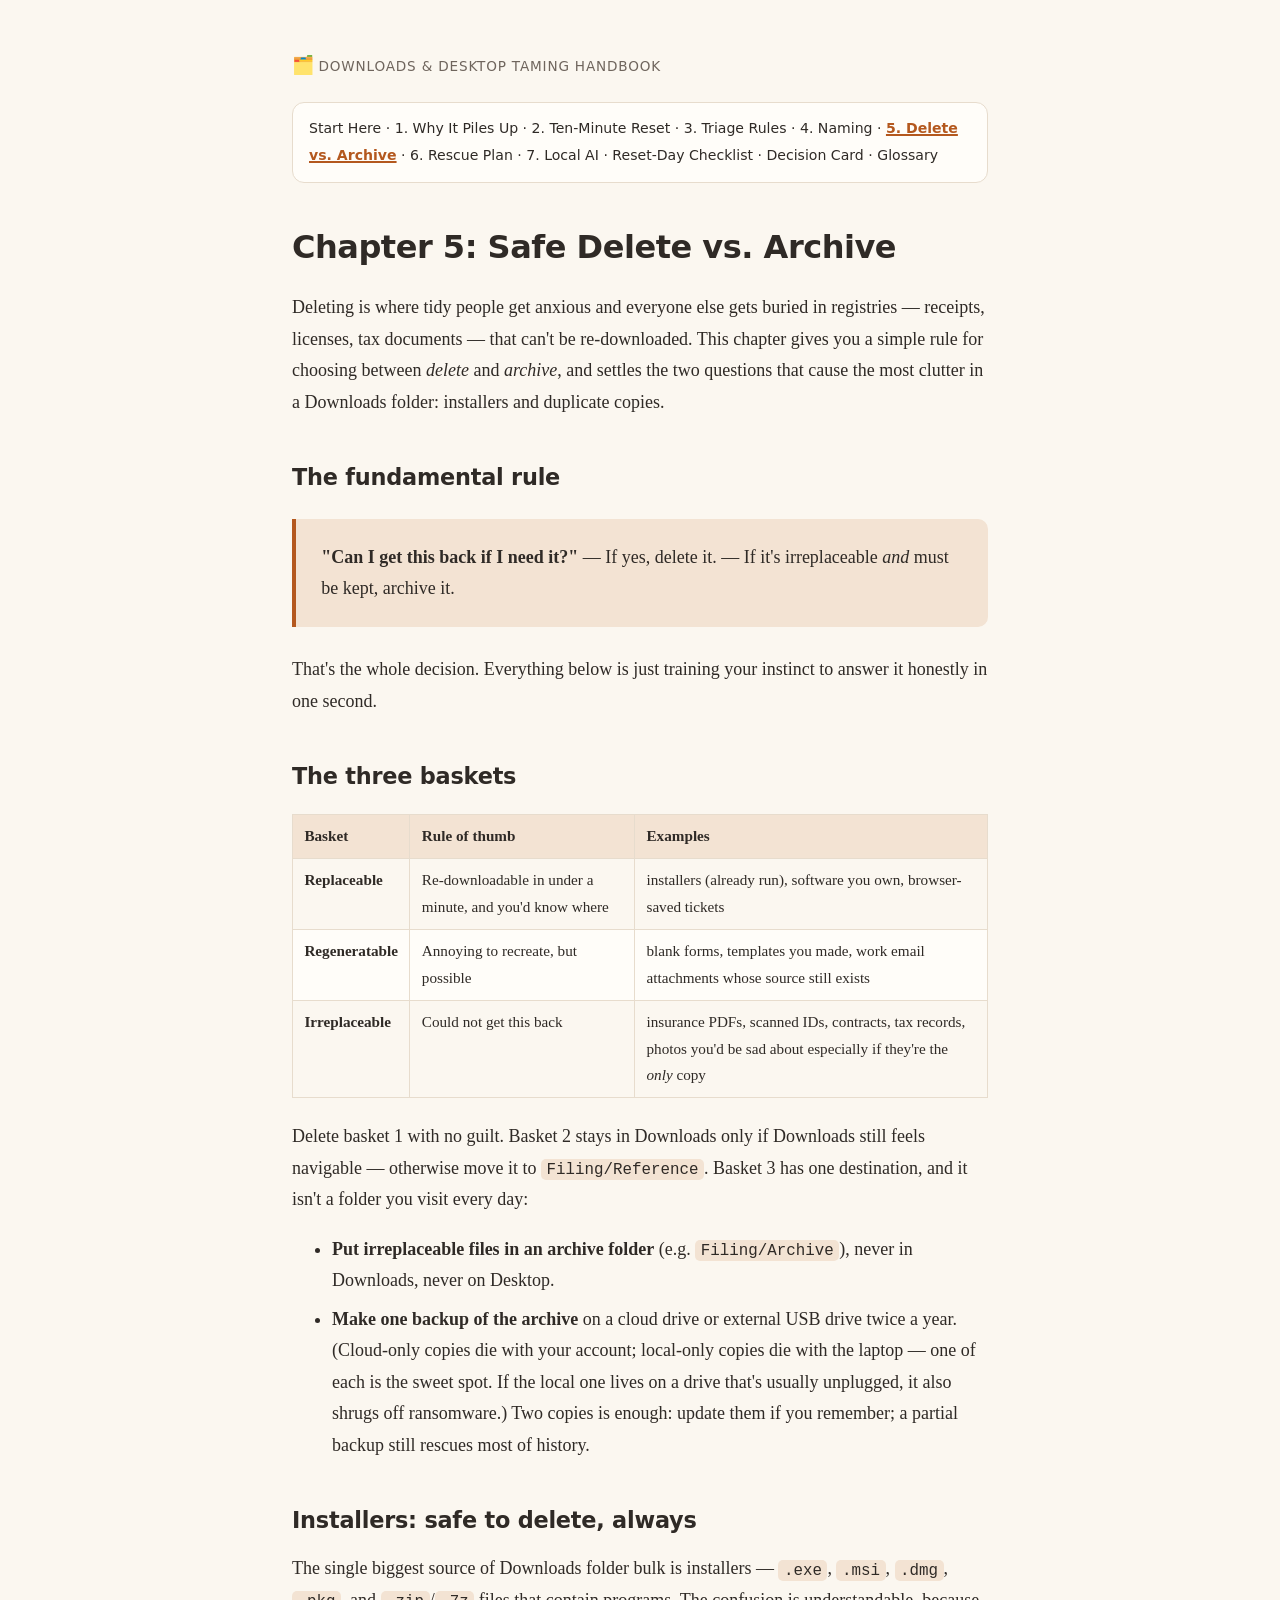
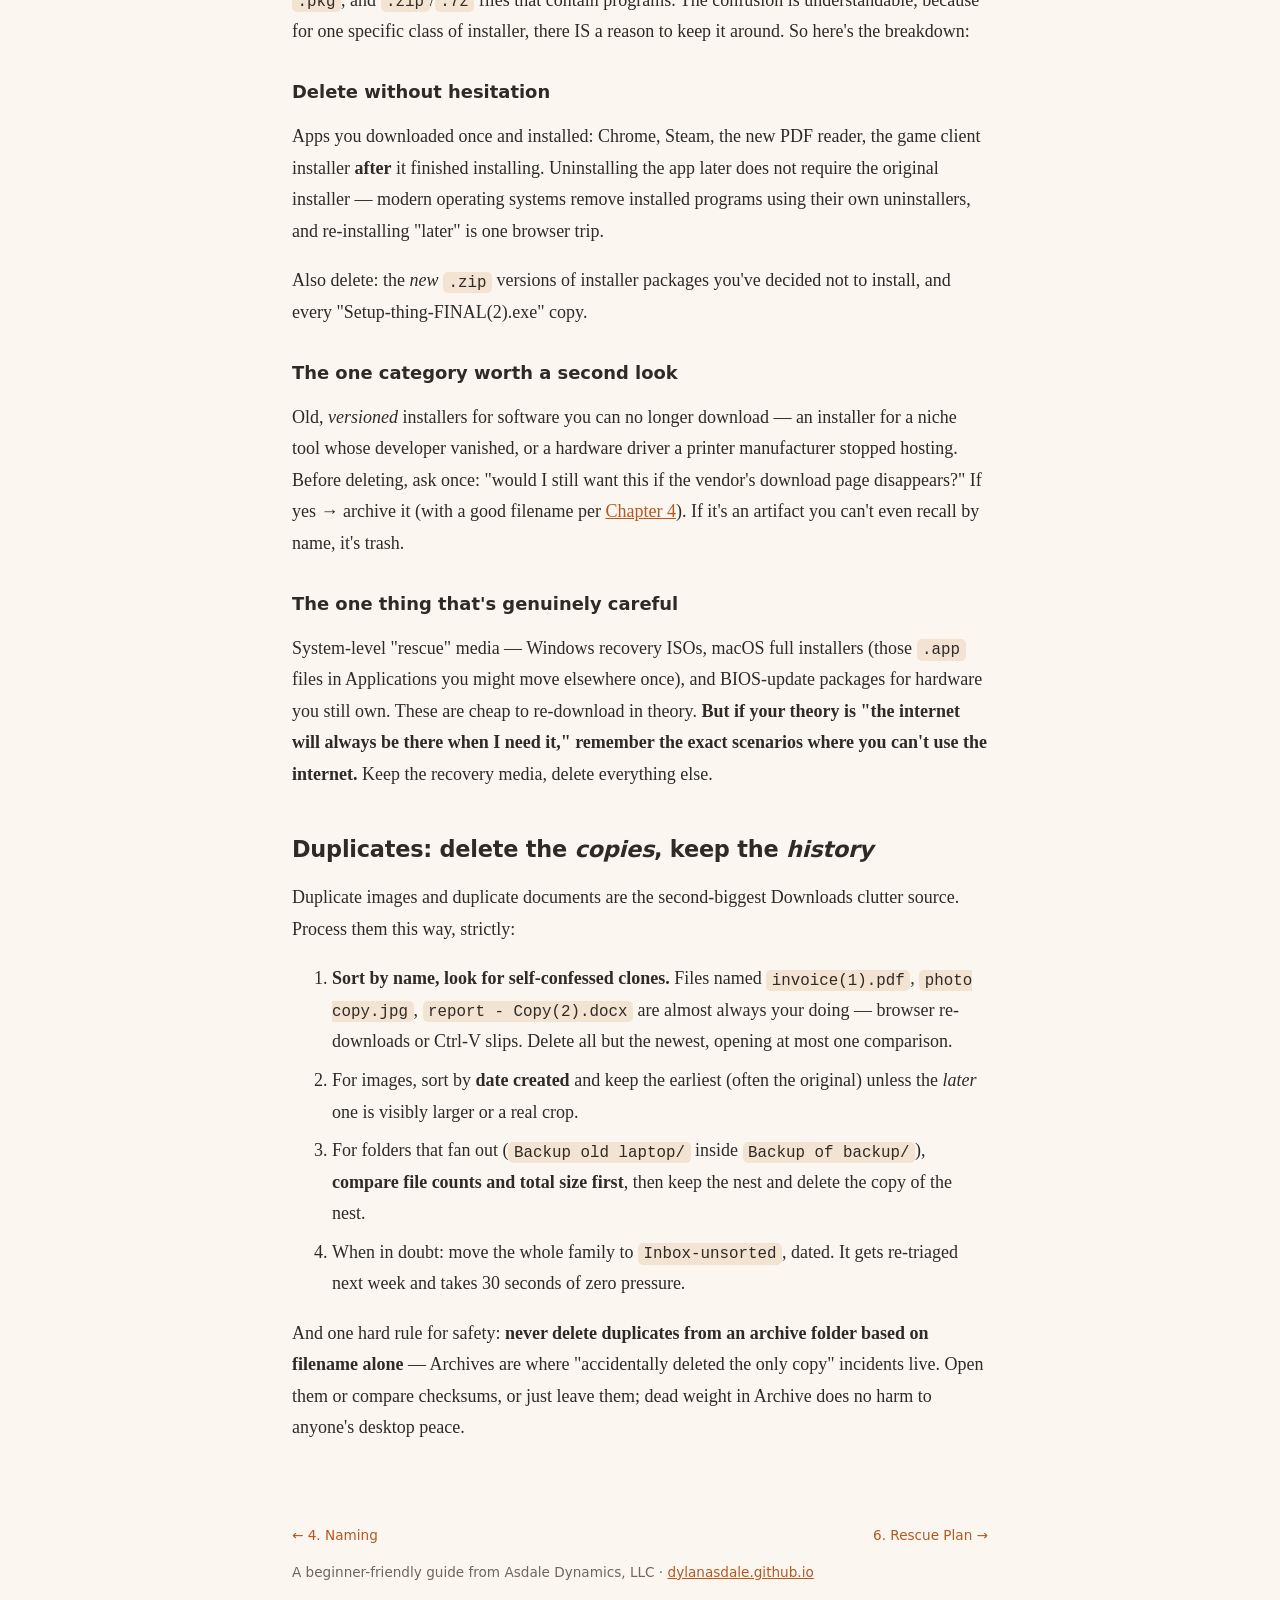
<file: site/05-safe-delete-vs-archive.html>
<!DOCTYPE html>
<html lang="en">
<head>
<meta charset="utf-8">
<meta name="viewport" content="width=device-width, initial-scale=1">
<meta name="description" content="An ADHD-friendly manual for keeping Downloads and Desktop under control — ten-minute reset, one-decision triage, safe delete vs archive, and a rescue plan.">
<title>Safe Delete vs. Archive — Downloads &amp; Desktop Taming Handbook</title>
<link rel="stylesheet" href="style.css">
</head>
<body>
<a class="skip" href="#content">Skip to content</a>
<header>
  <p class="bookmark"><span aria-hidden="true">🗂️</span> <a href="index.html">Downloads &amp; Desktop Taming Handbook</a></p>
  <nav aria-label="Site pages">
    <a href="index.html">Start Here</a> · <a href="01-why-it-piles-up.html">1. Why It Piles Up</a> · <a href="02-ten-minute-weekly-reset.html">2. Ten-Minute Reset</a> · <a href="03-one-decision-triage.html">3. Triage Rules</a> · <a href="04-naming-that-survives.html">4. Naming</a> · <a href="05-safe-delete-vs-archive.html" aria-current="page">5. Delete vs. Archive</a> · <a href="06-the-rescue-plan.html">6. Rescue Plan</a> · <a href="07-local-ai-triage.html">7. Local AI</a> · <a href="checklist-reset-day.html">Reset-Day Checklist</a> · <a href="decision-card.html">Decision Card</a> · <a href="glossary.html">Glossary</a>
  </nav>
</header>
<main id="content">
<h1 id="chapter-5-safe-delete-vs-archive">Chapter 5: Safe Delete vs. Archive</h1>
<p>Deleting is where tidy people get anxious and everyone else gets buried in
registries — receipts, licenses, tax documents — that can't be re-downloaded.
This chapter gives you a simple rule for choosing between <em>delete</em> and
<em>archive</em>, and settles the two questions that cause the most clutter in a
Downloads folder: installers and duplicate copies.</p>
<h2 id="the-fundamental-rule">The fundamental rule</h2>
<blockquote>
<p><strong>"Can I get this back if I need it?"</strong>
— If yes, delete it.
— If it's irreplaceable <em>and</em> must be kept, archive it.</p>
</blockquote>
<p>That's the whole decision. Everything below is just training your instinct to
answer it honestly in one second.</p>
<h2 id="the-three-baskets">The three baskets</h2>
<table>
<thead>
<tr>
<th>Basket</th>
<th>Rule of thumb</th>
<th>Examples</th>
</tr>
</thead>
<tbody>
<tr>
<td><strong>Replaceable</strong></td>
<td>Re-downloadable in under a minute, and you'd know where</td>
<td>installers (already run), software you own, browser-saved tickets</td>
</tr>
<tr>
<td><strong>Regeneratable</strong></td>
<td>Annoying to recreate, but possible</td>
<td>blank forms, templates you made, work email attachments whose source still exists</td>
</tr>
<tr>
<td><strong>Irreplaceable</strong></td>
<td>Could not get this back</td>
<td>insurance PDFs, scanned IDs, contracts, tax records, photos you'd be sad about especially if they're the <em>only</em> copy</td>
</tr>
</tbody>
</table>
<p>Delete basket 1 with no guilt. Basket 2 stays in Downloads only if Downloads
still feels navigable — otherwise move it to <code>Filing/Reference</code>. Basket 3 has
one destination, and it isn't a folder you visit every day:</p>
<ul>
<li><strong>Put irreplaceable files in an archive folder</strong> (e.g. <code>Filing/Archive</code>),
  never in Downloads, never on Desktop.</li>
<li><strong>Make one backup of the archive</strong> on a cloud drive or external USB drive
  twice a year. (Cloud-only copies die with your account; local-only copies
  die with the laptop — one of each is the sweet spot. If the local one lives
  on a drive that's usually unplugged, it also shrugs off ransomware.)
  Two copies is enough: update them if you remember; a partial backup still
  rescues most of history.</li>
</ul>
<h2 id="installers-safe-to-delete-always">Installers: safe to delete, always</h2>
<p>The single biggest source of Downloads folder bulk is installers — <code>.exe</code>,
<code>.msi</code>, <code>.dmg</code>, <code>.pkg</code>, and <code>.zip</code>/<code>.7z</code> files that contain programs. The
confusion is understandable, because for one specific class of installer, there
IS a reason to keep it around. So here's the breakdown:</p>
<h3 id="delete-without-hesitation">Delete without hesitation</h3>
<p>Apps you downloaded once and installed:
Chrome, Steam, the new PDF reader, the game client installer <strong>after</strong> it
finished installing. Uninstalling the app later does not require the original
installer — modern operating systems remove installed programs using their own
uninstallers, and re-installing "later" is one browser trip.</p>
<p>Also delete: the <em>new</em> <code>.zip</code> versions of installer packages you've decided not
to install, and every "Setup-thing-FINAL(2).exe" copy.</p>
<h3 id="the-one-category-worth-a-second-look">The one category worth a second look</h3>
<p>Old, <em>versioned</em> installers for software you can no longer download — an
installer for a niche tool whose developer vanished, or a hardware driver a
printer manufacturer stopped hosting. Before deleting, ask once: "would I still
want this if the vendor's download page disappears?" If yes → archive it (with
a good filename per <a href="04-naming-that-survives.html">Chapter 4</a>). If it's an
artifact you can't even recall by name, it's trash.</p>
<h3 id="the-one-thing-thats-genuinely-careful">The one thing that's genuinely careful</h3>
<p>System-level "rescue" media — Windows recovery ISOs, macOS full installers
(those <code>.app</code> files in Applications you might move elsewhere once), and
BIOS-update packages for hardware you still own. These are cheap to re-download
in theory. <strong>But if your theory is "the internet will always be there when I
need it," remember the exact scenarios where you can't use the internet.</strong>
Keep the recovery media, delete everything else.</p>
<h2 id="duplicates-delete-the-copies-keep-the-history">Duplicates: delete the <em>copies</em>, keep the <em>history</em></h2>
<p>Duplicate images and duplicate documents are the second-biggest Downloads
clutter source. Process them this way, strictly:</p>
<ol>
<li><strong>Sort by name, look for self-confessed clones.</strong> Files named
   <code>invoice(1).pdf</code>, <code>photo copy.jpg</code>, <code>report - Copy(2).docx</code> are almost
   always your doing — browser re-downloads or Ctrl-V slips. Delete all but
   the newest, opening at most one comparison.</li>
<li>For images, sort by <strong>date created</strong> and keep the earliest (often the
   original) unless the <em>later</em> one is visibly larger or a real crop.</li>
<li>For folders that fan out (<code>Backup old laptop/</code> inside
   <code>Backup of backup/</code>), <strong>compare file counts and total size first</strong>, then
   keep the nest and delete the copy of the nest.</li>
<li>When in doubt: move the whole family to <code>Inbox-unsorted</code>, dated. It gets
   re-triaged next week and takes 30 seconds of zero pressure.</li>
</ol>
<p>And one hard rule for safety: <strong>never delete duplicates from an archive folder
based on filename alone</strong> — Archives are where "accidentally deleted the only
copy" incidents live. Open them or compare checksums, or just leave them; dead
weight in Archive does no harm to anyone's desktop peace.</p>
</main>
<footer>
  <p class="pager"><a href="04-naming-that-survives.html">← 4. Naming</a><span class="spacer"></span><a href="06-the-rescue-plan.html">6. Rescue Plan →</a></p>
  <p>A beginner-friendly guide from Asdale Dynamics, LLC · <a href="https://dylanasdale.github.io">dylanasdale.github.io</a></p>
</footer>
</body>
</html>
</file>
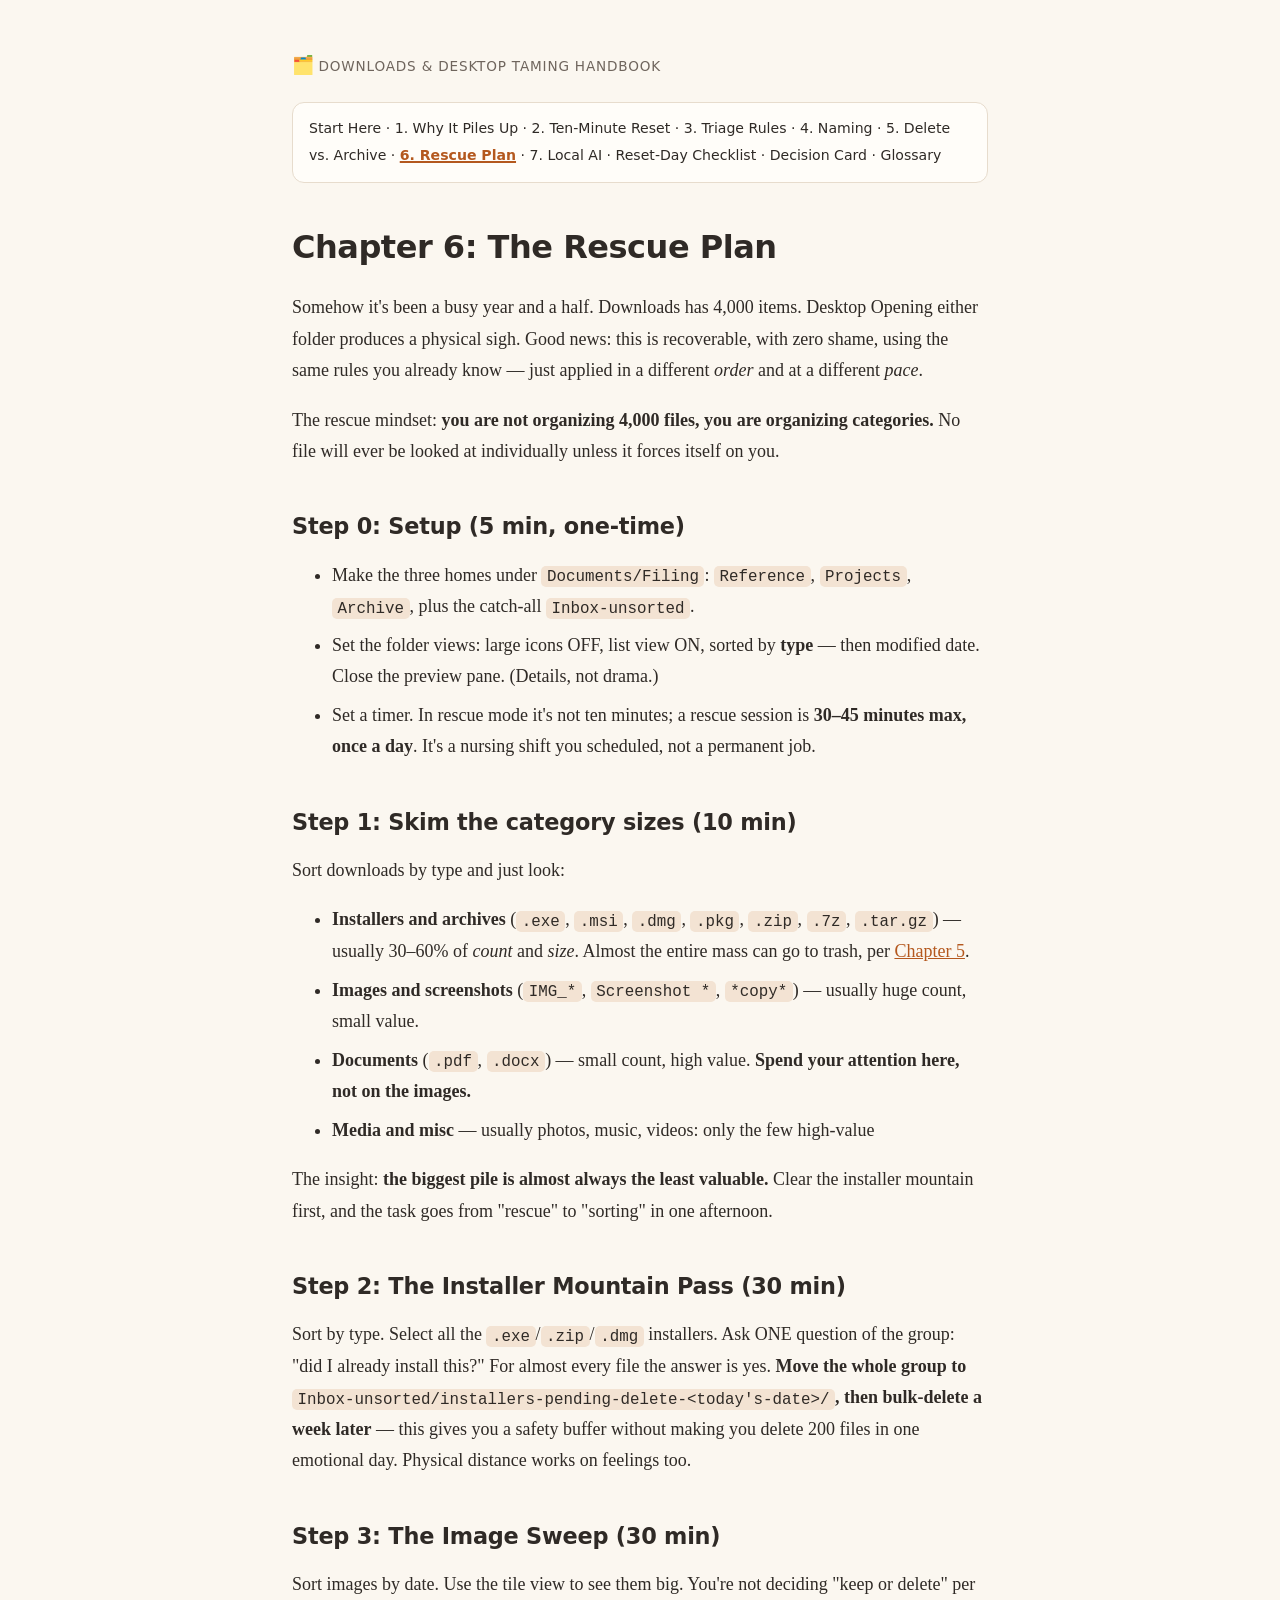
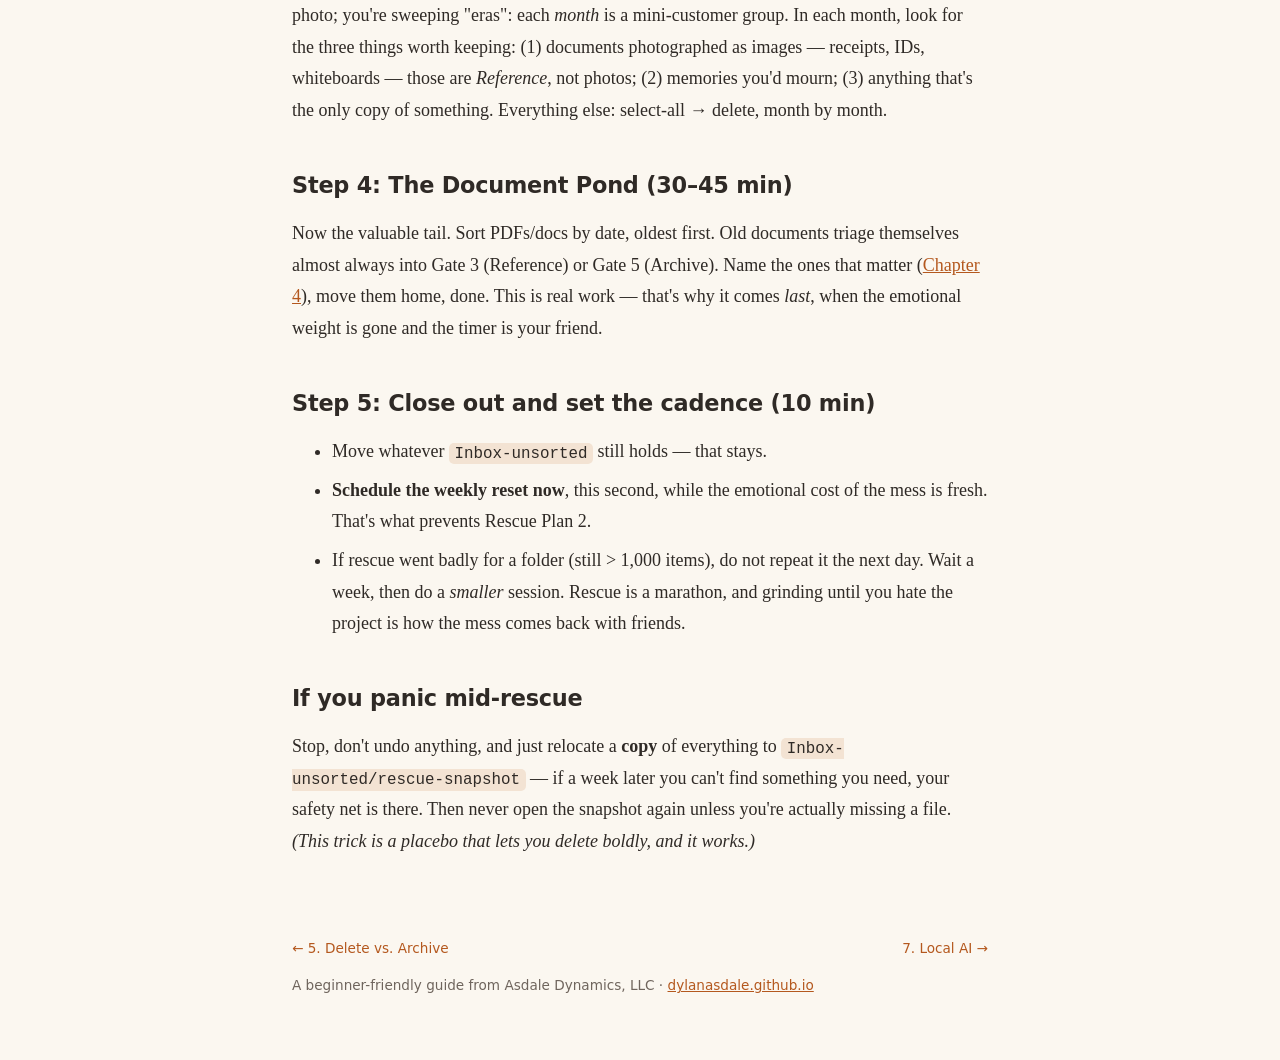
<file: site/06-the-rescue-plan.html>
<!DOCTYPE html>
<html lang="en">
<head>
<meta charset="utf-8">
<meta name="viewport" content="width=device-width, initial-scale=1">
<meta name="description" content="An ADHD-friendly manual for keeping Downloads and Desktop under control — ten-minute reset, one-decision triage, safe delete vs archive, and a rescue plan.">
<title>The Rescue Plan — Downloads &amp; Desktop Taming Handbook</title>
<link rel="stylesheet" href="style.css">
</head>
<body>
<a class="skip" href="#content">Skip to content</a>
<header>
  <p class="bookmark"><span aria-hidden="true">🗂️</span> <a href="index.html">Downloads &amp; Desktop Taming Handbook</a></p>
  <nav aria-label="Site pages">
    <a href="index.html">Start Here</a> · <a href="01-why-it-piles-up.html">1. Why It Piles Up</a> · <a href="02-ten-minute-weekly-reset.html">2. Ten-Minute Reset</a> · <a href="03-one-decision-triage.html">3. Triage Rules</a> · <a href="04-naming-that-survives.html">4. Naming</a> · <a href="05-safe-delete-vs-archive.html">5. Delete vs. Archive</a> · <a href="06-the-rescue-plan.html" aria-current="page">6. Rescue Plan</a> · <a href="07-local-ai-triage.html">7. Local AI</a> · <a href="checklist-reset-day.html">Reset-Day Checklist</a> · <a href="decision-card.html">Decision Card</a> · <a href="glossary.html">Glossary</a>
  </nav>
</header>
<main id="content">
<h1 id="chapter-6-the-rescue-plan">Chapter 6: The Rescue Plan</h1>
<p>Somehow it's been a busy year and a half. Downloads has 4,000 items. Desktop Opening either folder produces a physical
sigh. Good news: this is recoverable, with zero shame, using the same rules you
already know — just applied in a different <em>order</em> and at a different <em>pace</em>.</p>
<p>The rescue mindset: <strong>you are not organizing 4,000 files, you are organizing
categories.</strong> No file will ever be looked at individually unless it forces
itself on you.</p>
<h2 id="step-0-setup-5-min-one-time">Step 0: Setup (5 min, one-time)</h2>
<ul>
<li>Make the three homes under <code>Documents/Filing</code>: <code>Reference</code>, <code>Projects</code>,
  <code>Archive</code>, plus the catch-all <code>Inbox-unsorted</code>.</li>
<li>Set the folder views: large icons OFF, list view ON, sorted by <strong>type</strong> —
  then modified date. Close the preview pane. (Details, not drama.)</li>
<li>Set a timer. In rescue mode it's not ten minutes; a rescue session is
  <strong>30–45 minutes max, once a day</strong>. It's a nursing shift you scheduled, not a
  permanent job.</li>
</ul>
<h2 id="step-1-skim-the-category-sizes-10-min">Step 1: Skim the category sizes (10 min)</h2>
<p>Sort downloads by type and just look:</p>
<ul>
<li><strong>Installers and archives</strong> (<code>.exe</code>, <code>.msi</code>, <code>.dmg</code>, <code>.pkg</code>, <code>.zip</code>,
  <code>.7z</code>, <code>.tar.gz</code>) — usually 30–60% of <em>count</em> and <em>size</em>. Almost the entire
  mass can go to trash, per <a href="05-safe-delete-vs-archive.html">Chapter 5</a>.</li>
<li><strong>Images and screenshots</strong> (<code>IMG_*</code>, <code>Screenshot *</code>, <code>*copy*</code>) — usually huge
  count, small value.</li>
<li><strong>Documents</strong> (<code>.pdf</code>, <code>.docx</code>) — small count, high value. <strong>Spend your
  attention here, not on the images.</strong></li>
<li><strong>Media and misc</strong> — usually photos, music, videos: only the few high-value</li>
</ul>
<p>The insight: <strong>the biggest pile is almost always the least valuable.</strong> Clear
the installer mountain first, and the task goes from "rescue" to "sorting" in
one afternoon.</p>
<h2 id="step-2-the-installer-mountain-pass-30-min">Step 2: The Installer Mountain Pass (30 min)</h2>
<p>Sort by type. Select all the <code>.exe</code>/<code>.zip</code>/<code>.dmg</code> installers. Ask ONE question
of the group: "did I already install this?" For almost every file the answer is
yes. <strong>Move the whole group to
<code>Inbox-unsorted/installers-pending-delete-&lt;today's-date&gt;/</code>, then bulk-delete a
week later</strong> — this gives you a safety buffer without making you delete 200
files in one emotional day. Physical distance works on feelings too.</p>
<h2 id="step-3-the-image-sweep-30-min">Step 3: The Image Sweep (30 min)</h2>
<p>Sort images by date. Use the tile view to see them big. You're not deciding
"keep or delete" per photo; you're sweeping "eras": each <em>month</em> is a
mini-customer group. In each month, look for the three things worth keeping:
(1) documents photographed as images — receipts, IDs, whiteboards — those are
<em>Reference</em>, not photos; (2) memories you'd mourn; (3) anything that's the only
copy of something. Everything else: select-all → delete, month by month.</p>
<h2 id="step-4-the-document-pond-3045-min">Step 4: The Document Pond (30–45 min)</h2>
<p>Now the valuable tail. Sort PDFs/docs by date, oldest first. Old documents
triage themselves almost always into Gate 3 (Reference) or Gate 5 (Archive).
Name the ones that matter (<a href="04-naming-that-survives.html">Chapter 4</a>), move them
home, done. This is real work — that's why it comes <em>last</em>, when the emotional
weight is gone and the timer is your friend.</p>
<h2 id="step-5-close-out-and-set-the-cadence-10-min">Step 5: Close out and set the cadence (10 min)</h2>
<ul>
<li>Move whatever <code>Inbox-unsorted</code> still holds — that stays.</li>
<li><strong>Schedule the weekly reset now</strong>, this second, while the emotional cost of
  the mess is fresh. That's what prevents Rescue Plan 2.</li>
<li>If rescue went badly for a folder (still &gt; 1,000 items), do not repeat it the
  next day. Wait a week, then do a <em>smaller</em> session. Rescue is a marathon, and
  grinding until you hate the project is how the mess comes back with friends.</li>
</ul>
<h2 id="if-you-panic-mid-rescue">If you panic mid-rescue</h2>
<p>Stop, don't undo anything, and just relocate a <strong>copy</strong> of everything to
<code>Inbox-unsorted/rescue-snapshot</code> — if a week later you can't find something
you need, your safety net is there. Then never open the snapshot again
unless you're actually missing a file. <em>(This trick is a placebo that lets you
delete boldly, and it works.)</em></p>
</main>
<footer>
  <p class="pager"><a href="05-safe-delete-vs-archive.html">← 5. Delete vs. Archive</a><span class="spacer"></span><a href="07-local-ai-triage.html">7. Local AI →</a></p>
  <p>A beginner-friendly guide from Asdale Dynamics, LLC · <a href="https://dylanasdale.github.io">dylanasdale.github.io</a></p>
</footer>
</body>
</html>
</file>
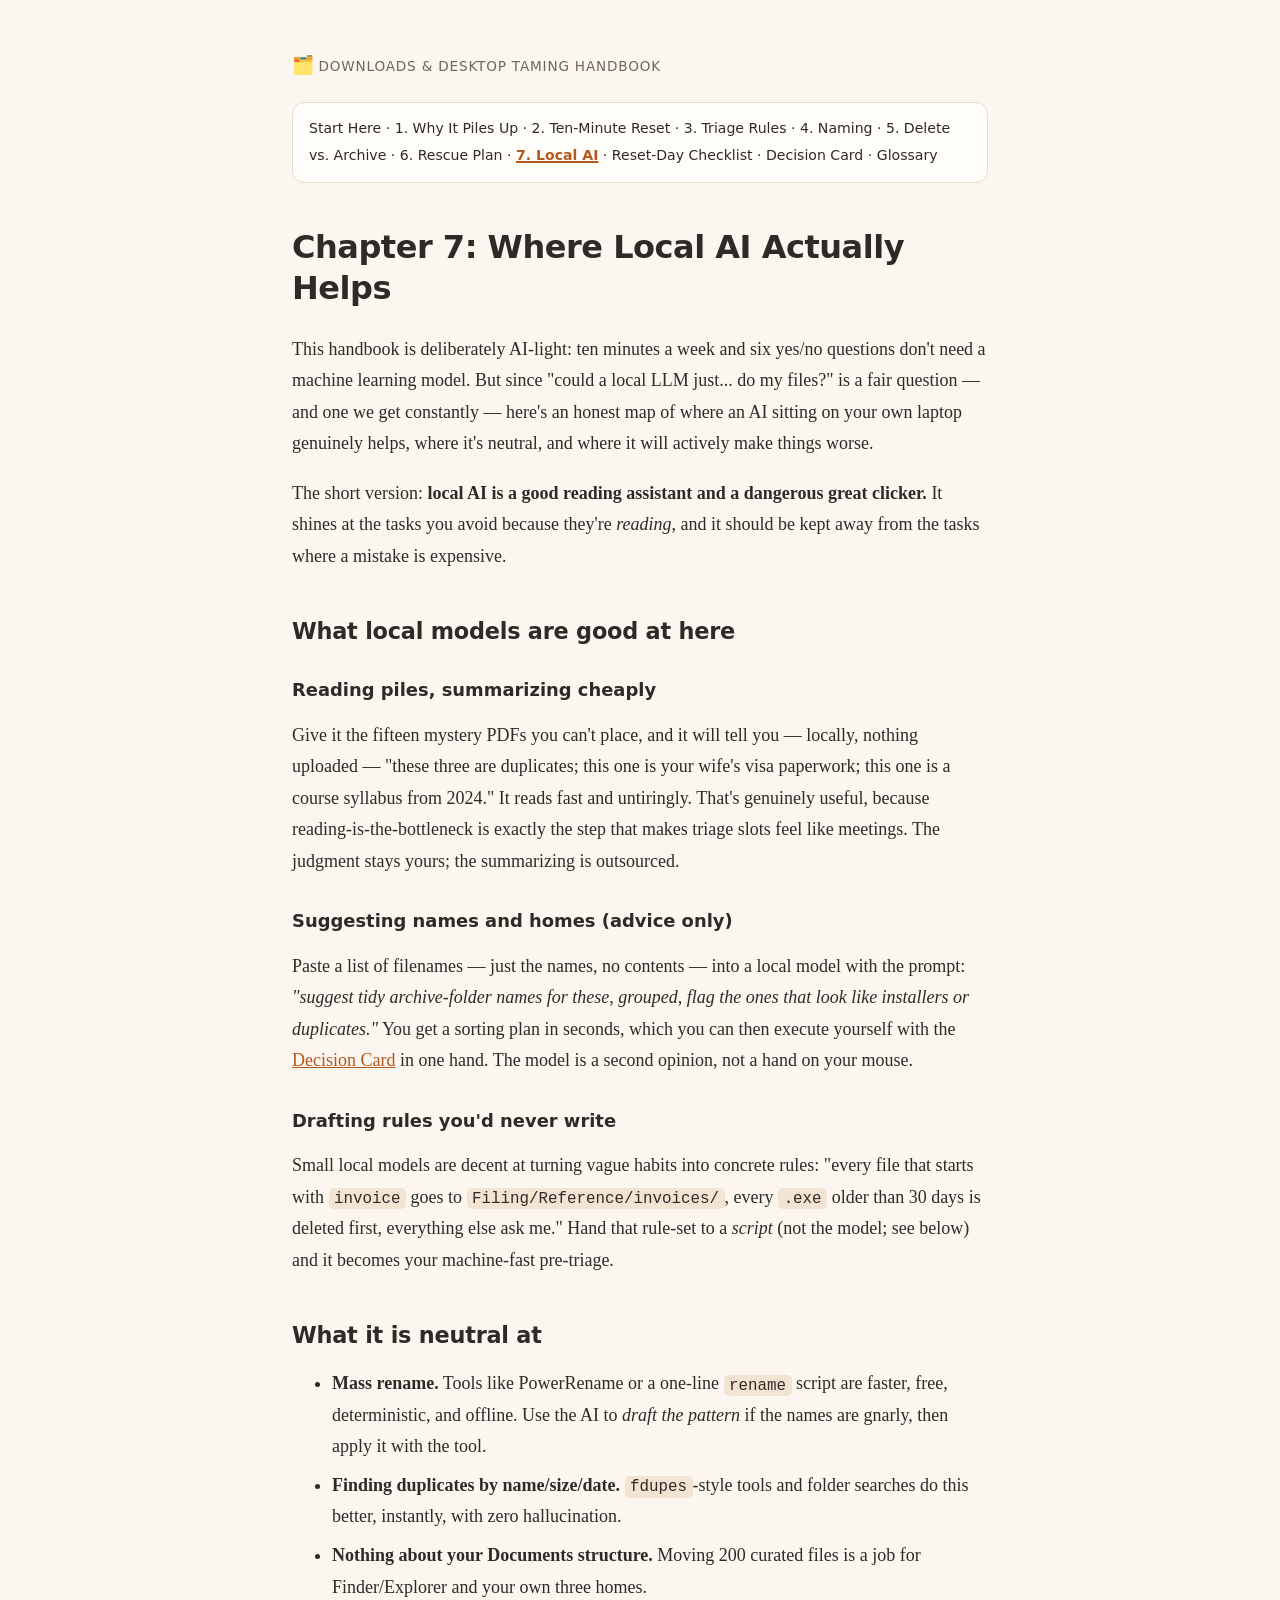
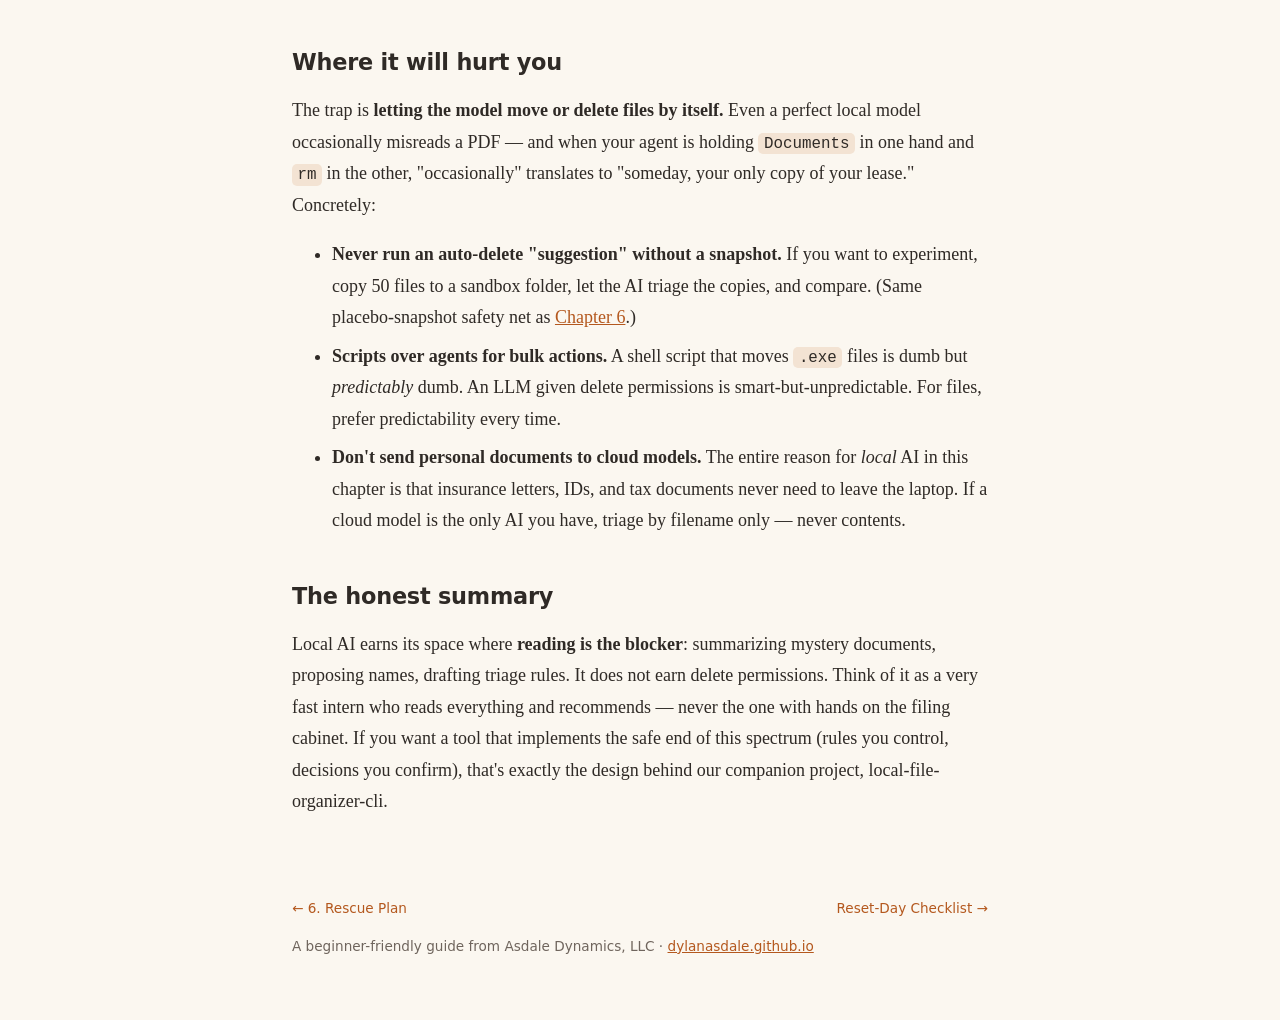
<file: site/07-local-ai-triage.html>
<!DOCTYPE html>
<html lang="en">
<head>
<meta charset="utf-8">
<meta name="viewport" content="width=device-width, initial-scale=1">
<meta name="description" content="An ADHD-friendly manual for keeping Downloads and Desktop under control — ten-minute reset, one-decision triage, safe delete vs archive, and a rescue plan.">
<title>Where Local AI Actually Helps — Downloads &amp; Desktop Taming Handbook</title>
<link rel="stylesheet" href="style.css">
</head>
<body>
<a class="skip" href="#content">Skip to content</a>
<header>
  <p class="bookmark"><span aria-hidden="true">🗂️</span> <a href="index.html">Downloads &amp; Desktop Taming Handbook</a></p>
  <nav aria-label="Site pages">
    <a href="index.html">Start Here</a> · <a href="01-why-it-piles-up.html">1. Why It Piles Up</a> · <a href="02-ten-minute-weekly-reset.html">2. Ten-Minute Reset</a> · <a href="03-one-decision-triage.html">3. Triage Rules</a> · <a href="04-naming-that-survives.html">4. Naming</a> · <a href="05-safe-delete-vs-archive.html">5. Delete vs. Archive</a> · <a href="06-the-rescue-plan.html">6. Rescue Plan</a> · <a href="07-local-ai-triage.html" aria-current="page">7. Local AI</a> · <a href="checklist-reset-day.html">Reset-Day Checklist</a> · <a href="decision-card.html">Decision Card</a> · <a href="glossary.html">Glossary</a>
  </nav>
</header>
<main id="content">
<h1 id="chapter-7-where-local-ai-actually-helps">Chapter 7: Where Local AI Actually Helps</h1>
<p>This handbook is deliberately AI-light: ten minutes a week and six yes/no
questions don't need a machine learning model. But since "could a local LLM
just... do my files?" is a fair question — and one we get constantly — here's
an honest map of where an AI sitting on your own laptop genuinely helps, where
it's neutral, and where it will actively make things worse.</p>
<p>The short version: <strong>local AI is a good reading assistant and a dangerous
great clicker.</strong> It shines at the tasks you avoid because they're <em>reading</em>,
and it should be kept away from the tasks where a mistake is expensive.</p>
<h2 id="what-local-models-are-good-at-here">What local models are good at here</h2>
<h3 id="reading-piles-summarizing-cheaply">Reading piles, summarizing cheaply</h3>
<p>Give it the fifteen mystery PDFs you can't place, and it will tell you —
locally, nothing uploaded — "these three are duplicates; this one is your
wife's visa paperwork; this one is a course syllabus from 2024." It reads fast
and untiringly. That's genuinely useful, because reading-is-the-bottleneck is
exactly the step that makes triage slots feel like meetings. The judgment
stays yours; the summarizing is outsourced.</p>
<h3 id="suggesting-names-and-homes-advice-only">Suggesting names and homes (advice only)</h3>
<p>Paste a list of filenames — just the names, no contents — into a local model
with the prompt: <em>"suggest tidy archive-folder names for these, grouped, flag
the ones that look like installers or duplicates."</em> You get a sorting plan in
seconds, which you can then execute yourself with the
<a href="decision-card.html">Decision Card</a> in one hand. The model is a
second opinion, not a hand on your mouse.</p>
<h3 id="drafting-rules-youd-never-write">Drafting rules you'd never write</h3>
<p>Small local models are decent at turning vague habits into concrete rules:
"every file that starts with <code>invoice</code> goes to <code>Filing/Reference/invoices/</code>,
every <code>.exe</code> older than 30 days is deleted first, everything else ask me."
Hand that rule-set to a <em>script</em> (not the model; see below) and it becomes your
machine-fast pre-triage.</p>
<h2 id="what-it-is-neutral-at">What it is neutral at</h2>
<ul>
<li><strong>Mass rename.</strong> Tools like PowerRename or a one-line <code>rename</code> script are
  faster, free, deterministic, and offline. Use the AI to <em>draft the pattern</em>
  if the names are gnarly, then apply it with the tool.</li>
<li><strong>Finding duplicates by name/size/date.</strong> <code>fdupes</code>-style tools and folder
  searches do this better, instantly, with zero hallucination.</li>
<li><strong>Nothing about your Documents structure.</strong> Moving 200 curated files is a
  job for Finder/Explorer and your own three homes.</li>
</ul>
<h2 id="where-it-will-hurt-you">Where it will hurt you</h2>
<p>The trap is <strong>letting the model move or delete files by itself.</strong> Even a
perfect local model occasionally misreads a PDF — and when your agent is
holding <code>Documents</code> in one hand and <code>rm</code> in the other, "occasionally" translates
to "someday, your only copy of your lease." Concretely:</p>
<ul>
<li><strong>Never run an auto-delete "suggestion" without a snapshot.</strong> If you want to
  experiment, copy 50 files to a sandbox folder, let the AI triage the copies,
  and compare. (Same placebo-snapshot safety net as <a href="06-the-rescue-plan.html">Chapter 6</a>.)</li>
<li><strong>Scripts over agents for bulk actions.</strong> A shell script that moves <code>.exe</code>
  files is dumb but <em>predictably</em> dumb. An LLM given delete permissions is
  smart-but-unpredictable. For files, prefer predictability every time.</li>
<li><strong>Don't send personal documents to cloud models.</strong> The entire reason for
  <em>local</em> AI in this chapter is that insurance letters, IDs, and tax documents
  never need to leave the laptop.   If a cloud model is the only AI you have,
  triage by filename only — never contents.</li>
</ul>
<h2 id="the-honest-summary">The honest summary</h2>
<p>Local AI earns its space where <strong>reading is the blocker</strong>: summarizing mystery
documents, proposing names, drafting triage rules. It does not earn delete
permissions. Think of it as a very fast intern who reads everything and
recommends — never the one with hands on the filing cabinet. If you want a
tool that implements the safe end of this spectrum (rules you control, decisions
you confirm), that's exactly the design behind our companion project,
local-file-organizer-cli.</p>
</main>
<footer>
  <p class="pager"><a href="06-the-rescue-plan.html">← 6. Rescue Plan</a><span class="spacer"></span><a href="checklist-reset-day.html">Reset-Day Checklist →</a></p>
  <p>A beginner-friendly guide from Asdale Dynamics, LLC · <a href="https://dylanasdale.github.io">dylanasdale.github.io</a></p>
</footer>
</body>
</html>
</file>
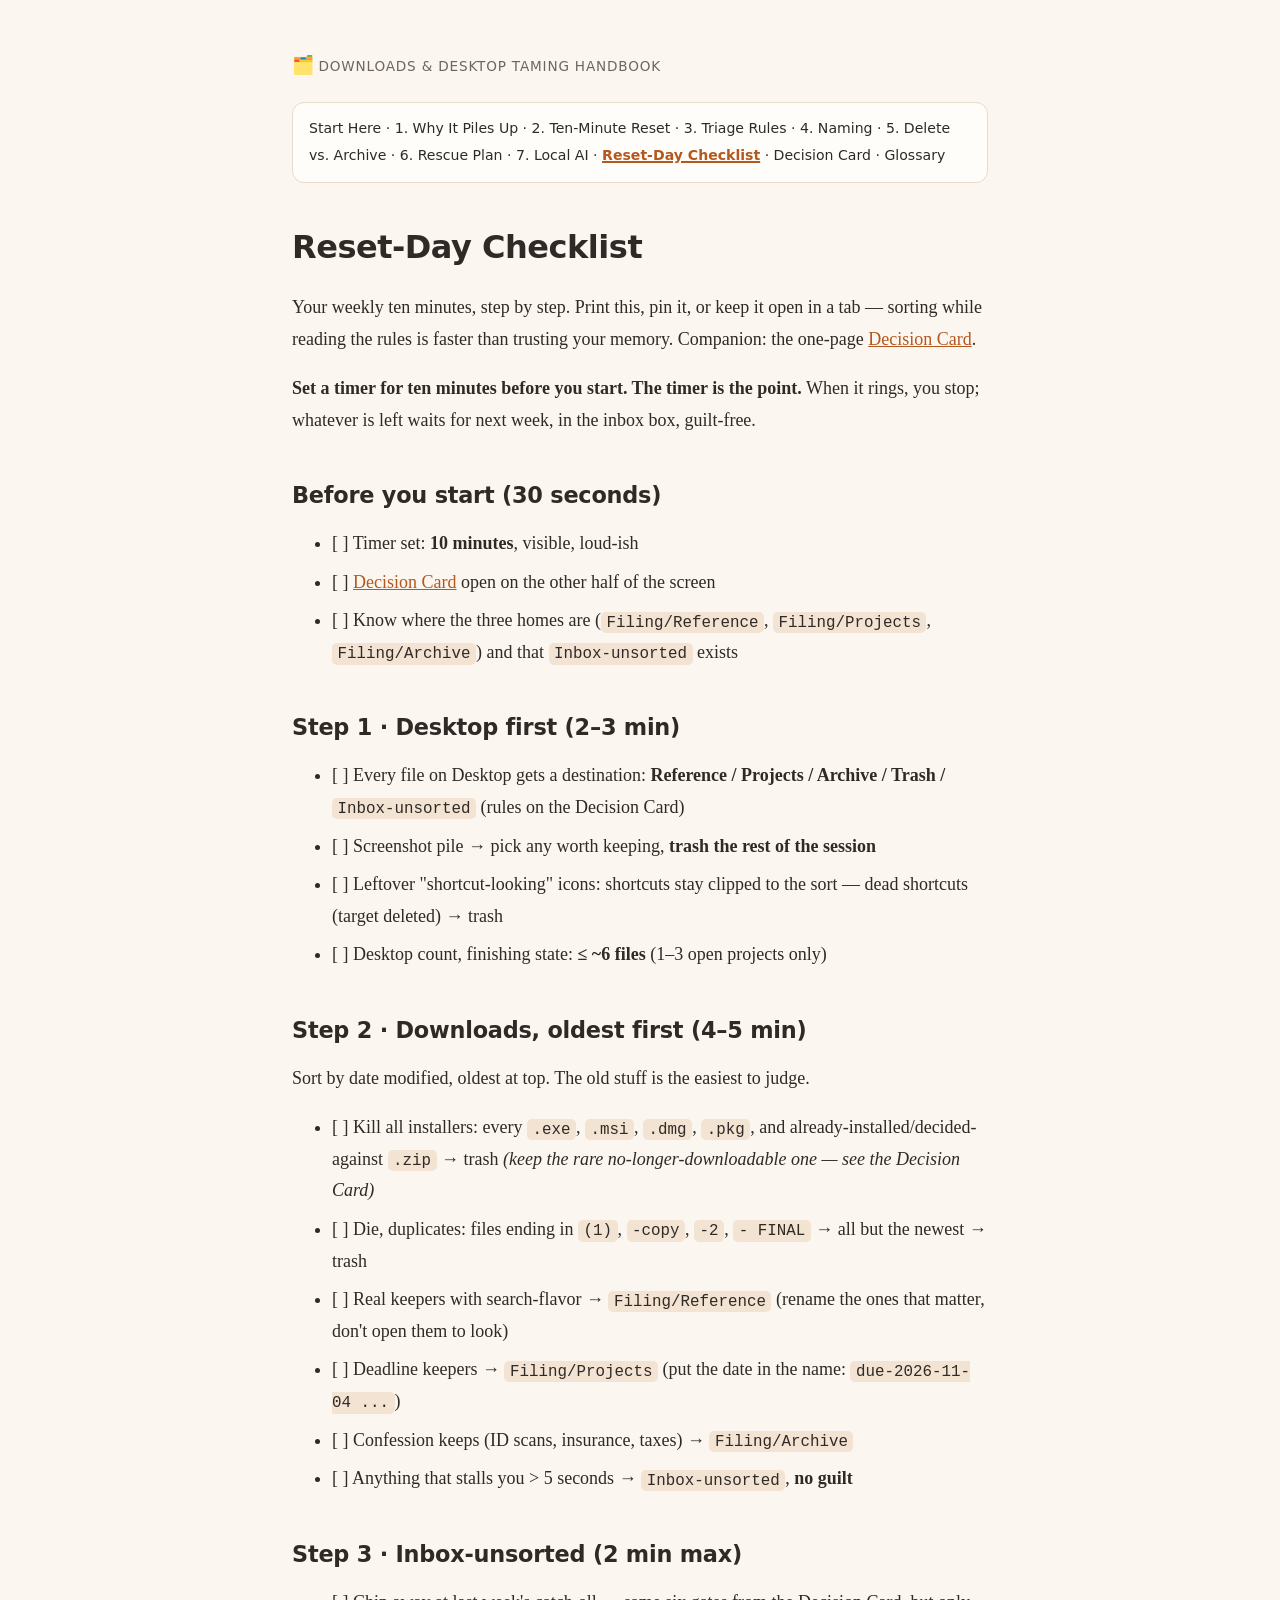
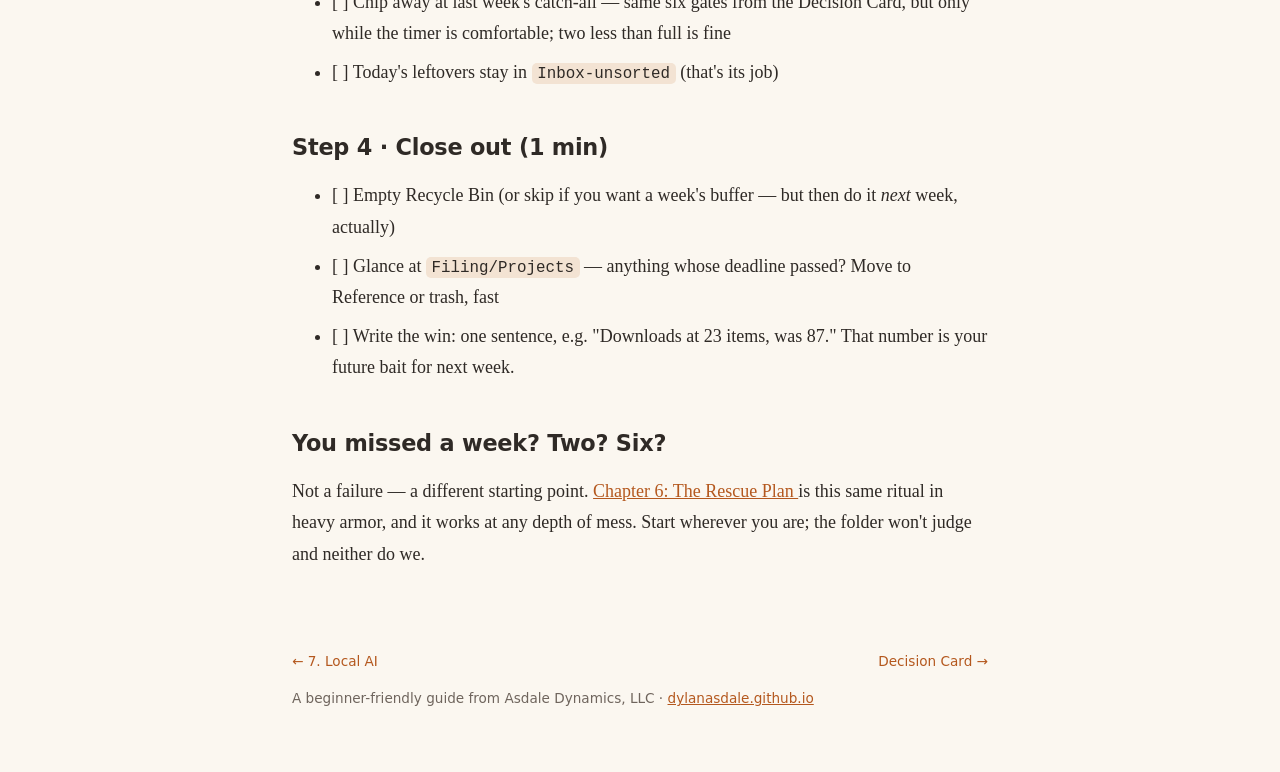
<file: site/checklist-reset-day.html>
<!DOCTYPE html>
<html lang="en">
<head>
<meta charset="utf-8">
<meta name="viewport" content="width=device-width, initial-scale=1">
<meta name="description" content="An ADHD-friendly manual for keeping Downloads and Desktop under control — ten-minute reset, one-decision triage, safe delete vs archive, and a rescue plan.">
<title>Reset-Day Checklist — Downloads &amp; Desktop Taming Handbook</title>
<link rel="stylesheet" href="style.css">
</head>
<body>
<a class="skip" href="#content">Skip to content</a>
<header>
  <p class="bookmark"><span aria-hidden="true">🗂️</span> <a href="index.html">Downloads &amp; Desktop Taming Handbook</a></p>
  <nav aria-label="Site pages">
    <a href="index.html">Start Here</a> · <a href="01-why-it-piles-up.html">1. Why It Piles Up</a> · <a href="02-ten-minute-weekly-reset.html">2. Ten-Minute Reset</a> · <a href="03-one-decision-triage.html">3. Triage Rules</a> · <a href="04-naming-that-survives.html">4. Naming</a> · <a href="05-safe-delete-vs-archive.html">5. Delete vs. Archive</a> · <a href="06-the-rescue-plan.html">6. Rescue Plan</a> · <a href="07-local-ai-triage.html">7. Local AI</a> · <a href="checklist-reset-day.html" aria-current="page">Reset-Day Checklist</a> · <a href="decision-card.html">Decision Card</a> · <a href="glossary.html">Glossary</a>
  </nav>
</header>
<main id="content">
<h1 id="reset-day-checklist">Reset-Day Checklist</h1>
<p>Your weekly ten minutes, step by step. Print this, pin it, or keep it open in a
tab — sorting while reading the rules is faster than trusting your memory.
Companion: the one-page <a href="decision-card.html">Decision Card</a>.</p>
<p><strong>Set a timer for ten minutes before you start. The timer is the point.</strong> When
it rings, you stop; whatever is left waits for next week, in the inbox box,
guilt-free.</p>
<h2 id="before-you-start-30-seconds">Before you start (30 seconds)</h2>
<ul>
<li>[ ] Timer set: <strong>10 minutes</strong>, visible, loud-ish</li>
<li>[ ] <a href="decision-card.html">Decision Card</a> open on the other half of the screen</li>
<li>[ ] Know where the three homes are (<code>Filing/Reference</code>, <code>Filing/Projects</code>,
      <code>Filing/Archive</code>) and that <code>Inbox-unsorted</code> exists</li>
</ul>
<h2 id="step-1-desktop-first-23-min">Step 1 · Desktop first (2–3 min)</h2>
<ul>
<li>[ ] Every file on Desktop gets a destination: <strong>Reference / Projects /
      Archive / Trash / <code>Inbox-unsorted</code></strong> (rules on the Decision Card)</li>
<li>[ ] Screenshot pile → pick any worth keeping, <strong>trash the rest of the session</strong></li>
<li>[ ] Leftover "shortcut-looking" icons: shortcuts stay clipped to the sort —
      dead shortcuts (target deleted) → trash</li>
<li>[ ] Desktop count, finishing state: <strong>≤ ~6 files</strong> (1–3 open projects only)</li>
</ul>
<h2 id="step-2-downloads-oldest-first-45-min">Step 2 · Downloads, oldest first (4–5 min)</h2>
<p>Sort by date modified, oldest at top. The old stuff is the easiest to judge.</p>
<ul>
<li>[ ] Kill all installers: every <code>.exe</code>, <code>.msi</code>, <code>.dmg</code>, <code>.pkg</code>, and
      already-installed/decided-against <code>.zip</code> → trash
  <em>(keep the rare no-longer-downloadable one — see the Decision Card)</em></li>
<li>[ ] Die, duplicates: files ending in <code>(1)</code>, <code>-copy</code>, <code>-2</code>, <code>- FINAL</code> → all
      but the newest → trash</li>
<li>[ ] Real keepers with search-flavor → <code>Filing/Reference</code> (rename the ones
      that matter, don't open them to look)</li>
<li>[ ] Deadline keepers → <code>Filing/Projects</code> (put the date in the name:
      <code>due-2026-11-04 ...</code>)</li>
<li>[ ] Confession keeps (ID scans, insurance, taxes) → <code>Filing/Archive</code></li>
<li>[ ] Anything that stalls you &gt; 5 seconds → <code>Inbox-unsorted</code>, <strong>no guilt</strong></li>
</ul>
<h2 id="step-3-inbox-unsorted-2-min-max">Step 3 · Inbox-unsorted (2 min max)</h2>
<ul>
<li>[ ] Chip away at last week's catch-all — same six gates from the Decision
      Card, but only while the timer is comfortable; two less than full is fine</li>
<li>[ ] Today's leftovers stay in <code>Inbox-unsorted</code> (that's its job)</li>
</ul>
<h2 id="step-4-close-out-1-min">Step 4 · Close out (1 min)</h2>
<ul>
<li>[ ] Empty Recycle Bin (or skip if you want a week's buffer — but then do it
      <em>next</em> week, actually)</li>
<li>[ ] Glance at <code>Filing/Projects</code> — anything whose deadline passed?  Move to
      Reference or trash, fast</li>
<li>[ ] Write the win: one sentence, e.g. "Downloads at 23 items, was 87." That
      number is your future bait for next week.</li>
</ul>
<h2 id="you-missed-a-week-two-six">You missed a week? Two? Six?</h2>
<p>Not a failure — a different starting point. <a href="06-the-rescue-plan.html">Chapter 6: The Rescue Plan
</a> is this same ritual in heavy armor, and it works at
any depth of mess. Start wherever you are; the folder won't judge and neither
do we.</p>
</main>
<footer>
  <p class="pager"><a href="07-local-ai-triage.html">← 7. Local AI</a><span class="spacer"></span><a href="decision-card.html">Decision Card →</a></p>
  <p>A beginner-friendly guide from Asdale Dynamics, LLC · <a href="https://dylanasdale.github.io">dylanasdale.github.io</a></p>
</footer>
</body>
</html>
</file>
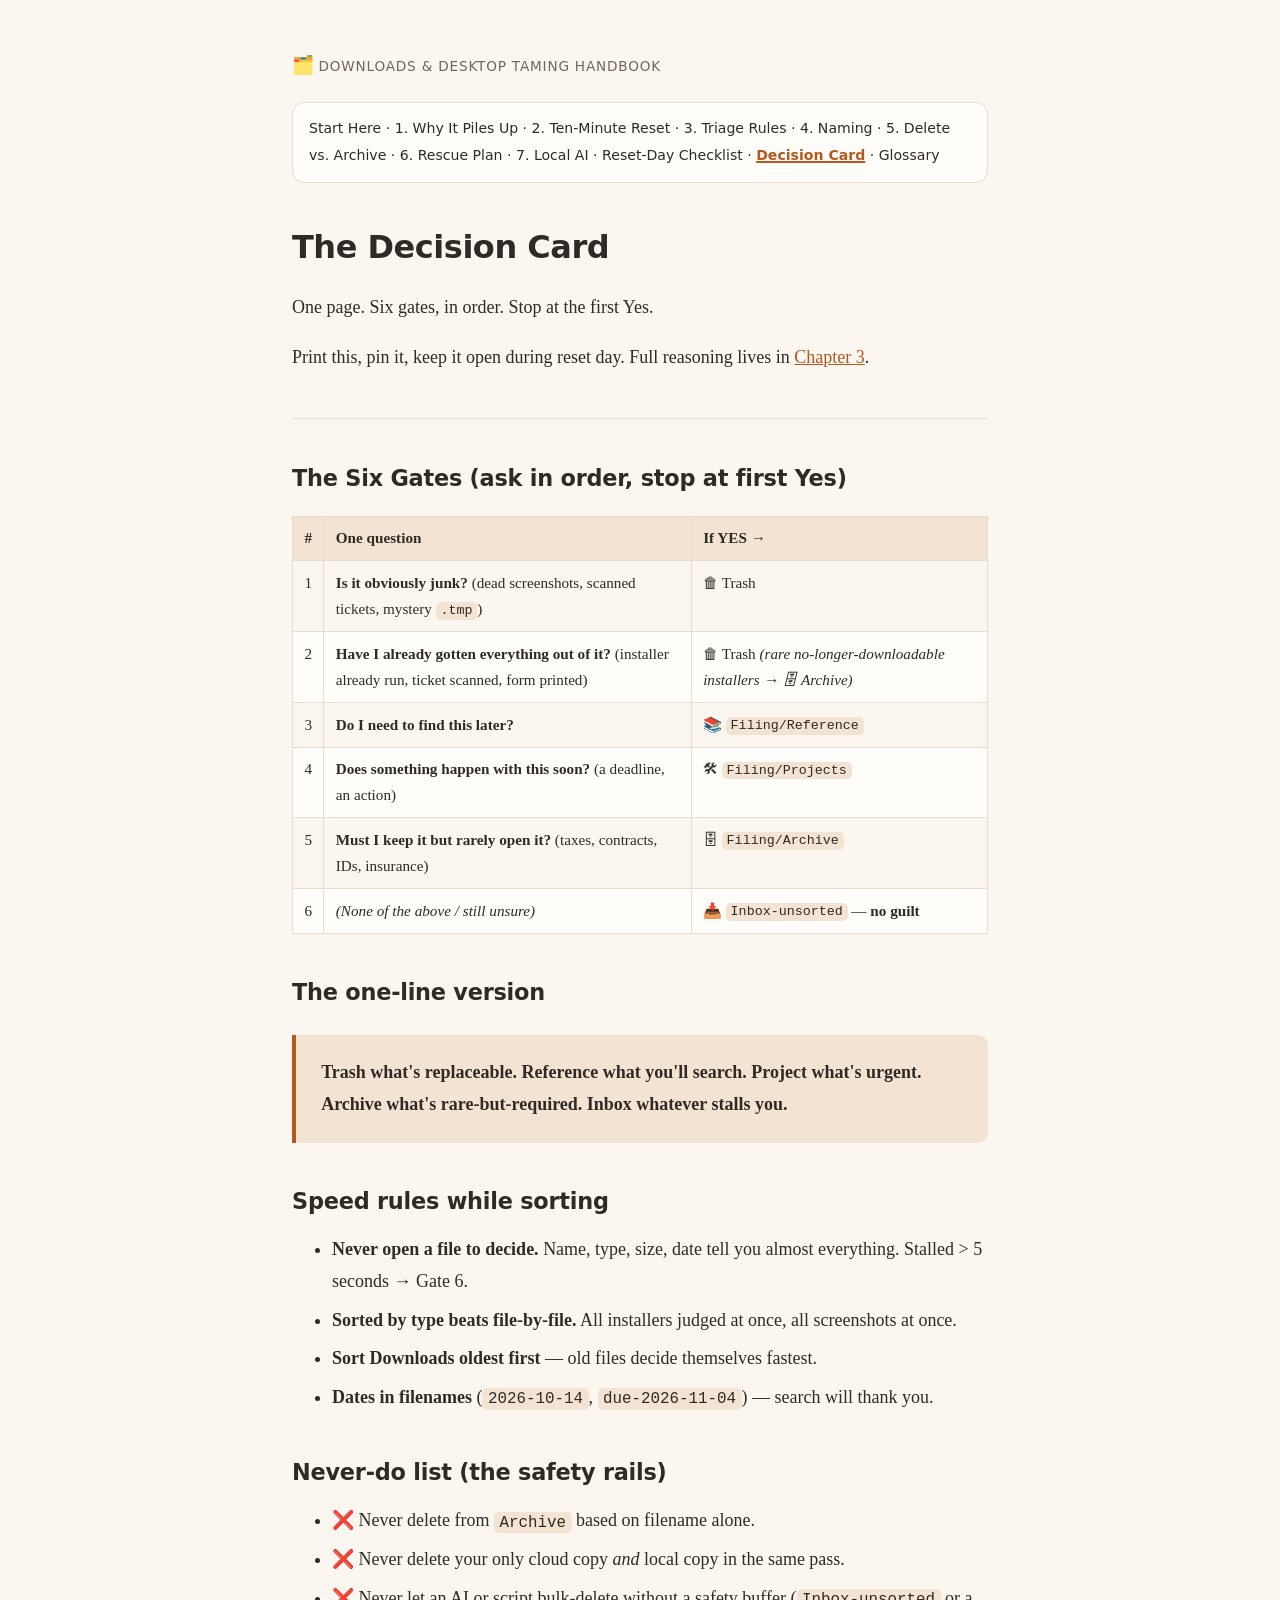
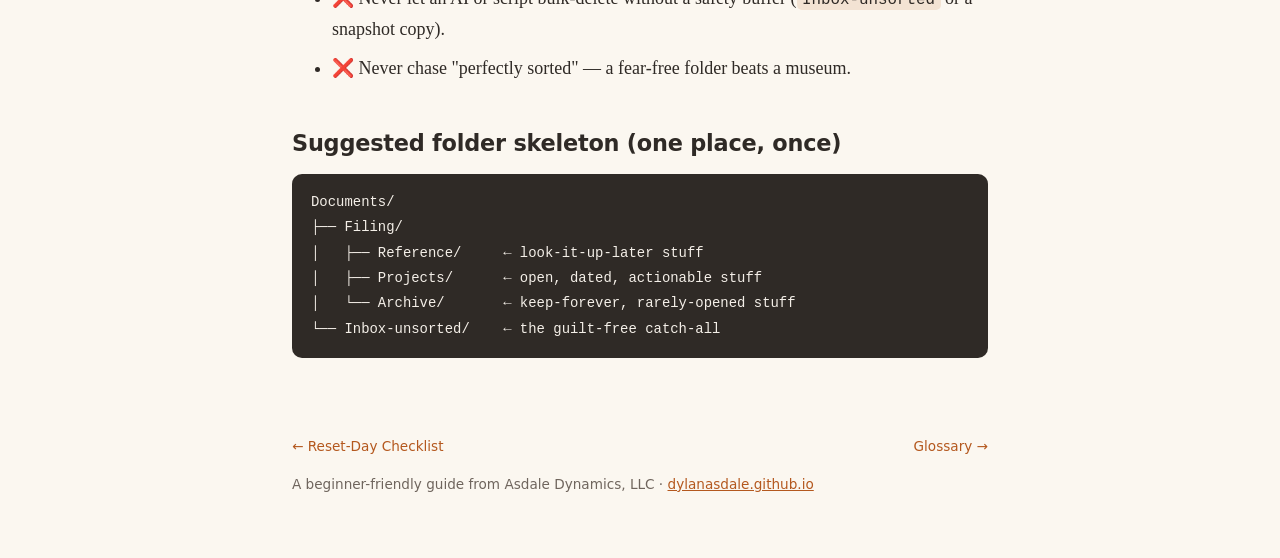
<file: site/decision-card.html>
<!DOCTYPE html>
<html lang="en">
<head>
<meta charset="utf-8">
<meta name="viewport" content="width=device-width, initial-scale=1">
<meta name="description" content="An ADHD-friendly manual for keeping Downloads and Desktop under control — ten-minute reset, one-decision triage, safe delete vs archive, and a rescue plan.">
<title>The Decision Card — Downloads &amp; Desktop Taming Handbook</title>
<link rel="stylesheet" href="style.css">
</head>
<body>
<a class="skip" href="#content">Skip to content</a>
<header>
  <p class="bookmark"><span aria-hidden="true">🗂️</span> <a href="index.html">Downloads &amp; Desktop Taming Handbook</a></p>
  <nav aria-label="Site pages">
    <a href="index.html">Start Here</a> · <a href="01-why-it-piles-up.html">1. Why It Piles Up</a> · <a href="02-ten-minute-weekly-reset.html">2. Ten-Minute Reset</a> · <a href="03-one-decision-triage.html">3. Triage Rules</a> · <a href="04-naming-that-survives.html">4. Naming</a> · <a href="05-safe-delete-vs-archive.html">5. Delete vs. Archive</a> · <a href="06-the-rescue-plan.html">6. Rescue Plan</a> · <a href="07-local-ai-triage.html">7. Local AI</a> · <a href="checklist-reset-day.html">Reset-Day Checklist</a> · <a href="decision-card.html" aria-current="page">Decision Card</a> · <a href="glossary.html">Glossary</a>
  </nav>
</header>
<main id="content">
<h1 id="the-decision-card">The Decision Card</h1>
<p>One page. Six gates, in order. Stop at the first Yes.</p>
<p>Print this, pin it, keep it open during reset day. Full reasoning lives in
<a href="03-one-decision-triage.html">Chapter 3</a>.</p>
<hr />
<h2 id="the-six-gates-ask-in-order-stop-at-first-yes">The Six Gates (ask in order, stop at first Yes)</h2>
<table>
<thead>
<tr>
<th>#</th>
<th>One question</th>
<th>If YES →</th>
</tr>
</thead>
<tbody>
<tr>
<td>1</td>
<td><strong>Is it obviously junk?</strong> (dead screenshots, scanned tickets, mystery <code>.tmp</code>)</td>
<td>🗑 Trash</td>
</tr>
<tr>
<td>2</td>
<td><strong>Have I already gotten everything out of it?</strong> (installer already run, ticket scanned, form printed)</td>
<td>🗑 Trash <em>(rare no-longer-downloadable installers → 🗄 Archive)</em></td>
</tr>
<tr>
<td>3</td>
<td><strong>Do I need to find this later?</strong></td>
<td>📚 <code>Filing/Reference</code></td>
</tr>
<tr>
<td>4</td>
<td><strong>Does something happen with this soon?</strong> (a deadline, an action)</td>
<td>🛠 <code>Filing/Projects</code></td>
</tr>
<tr>
<td>5</td>
<td><strong>Must I keep it but rarely open it?</strong> (taxes, contracts, IDs, insurance)</td>
<td>🗄 <code>Filing/Archive</code></td>
</tr>
<tr>
<td>6</td>
<td><em>(None of the above / still unsure)</em></td>
<td>📥 <code>Inbox-unsorted</code> — <strong>no guilt</strong></td>
</tr>
</tbody>
</table>
<h2 id="the-one-line-version">The one-line version</h2>
<blockquote>
<p><strong>Trash what's replaceable. Reference what you'll search.
Project what's urgent. Archive what's rare-but-required.
Inbox whatever stalls you.</strong></p>
</blockquote>
<h2 id="speed-rules-while-sorting">Speed rules while sorting</h2>
<ul>
<li><strong>Never open a file to decide.</strong> Name, type, size, date tell you almost
  everything. Stalled &gt; 5 seconds → Gate 6.</li>
<li><strong>Sorted by type beats file-by-file.</strong> All installers judged at once, all
  screenshots at once.</li>
<li><strong>Sort Downloads oldest first</strong> — old files decide themselves fastest.</li>
<li><strong>Dates in filenames</strong> (<code>2026-10-14</code>, <code>due-2026-11-04</code>) — search will thank you.</li>
</ul>
<h2 id="never-do-list-the-safety-rails">Never-do list (the safety rails)</h2>
<ul>
<li>❌ Never delete from <code>Archive</code> based on filename alone.</li>
<li>❌ Never delete your only cloud copy <em>and</em> local copy in the same pass.</li>
<li>❌ Never let an AI or script bulk-delete without a safety buffer
  (<code>Inbox-unsorted</code> or a snapshot copy).</li>
<li>❌ Never chase "perfectly sorted" — a fear-free folder beats a museum.</li>
</ul>
<h2 id="suggested-folder-skeleton-one-place-once">Suggested folder skeleton (one place, once)</h2>
<pre><code>Documents/
├── Filing/
│   ├── Reference/     ← look-it-up-later stuff
│   ├── Projects/      ← open, dated, actionable stuff
│   └── Archive/       ← keep-forever, rarely-opened stuff
└── Inbox-unsorted/    ← the guilt-free catch-all
</code></pre>
</main>
<footer>
  <p class="pager"><a href="checklist-reset-day.html">← Reset-Day Checklist</a><span class="spacer"></span><a href="glossary.html">Glossary →</a></p>
  <p>A beginner-friendly guide from Asdale Dynamics, LLC · <a href="https://dylanasdale.github.io">dylanasdale.github.io</a></p>
</footer>
</body>
</html>
</file>
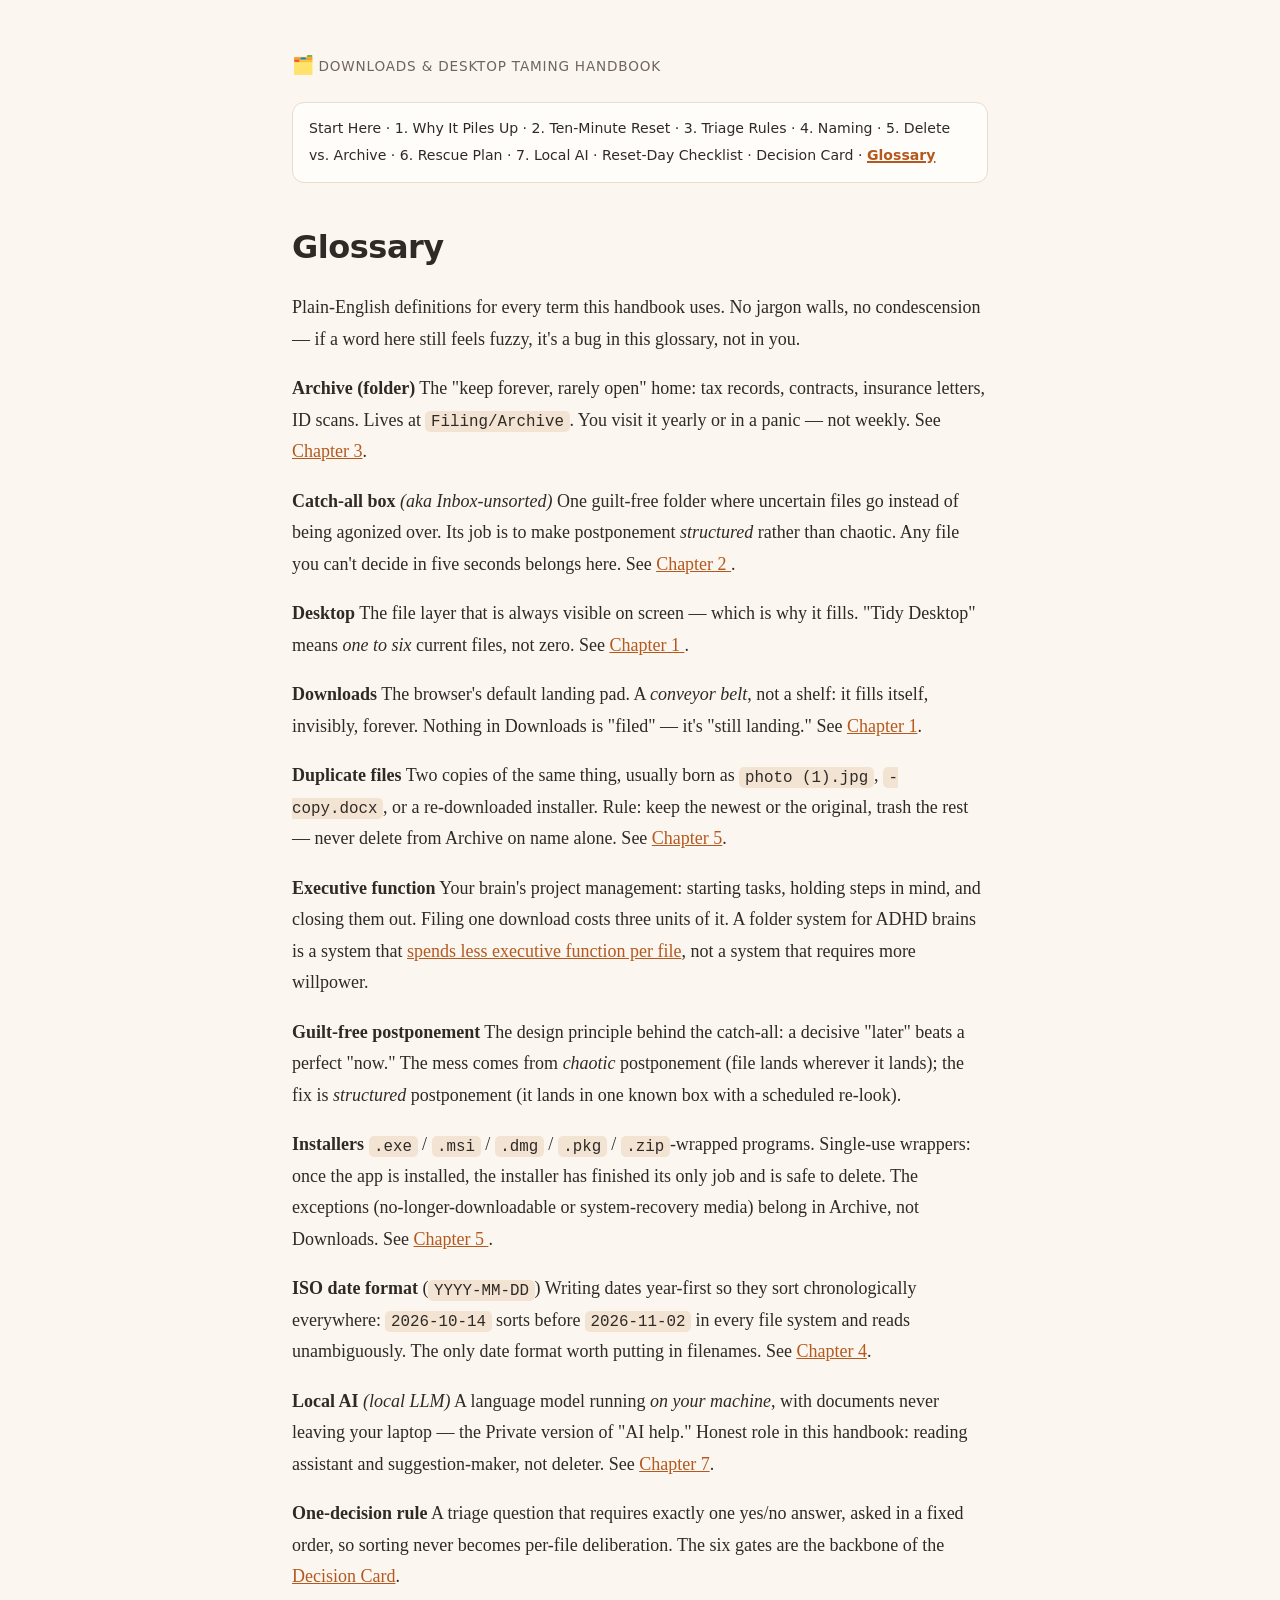
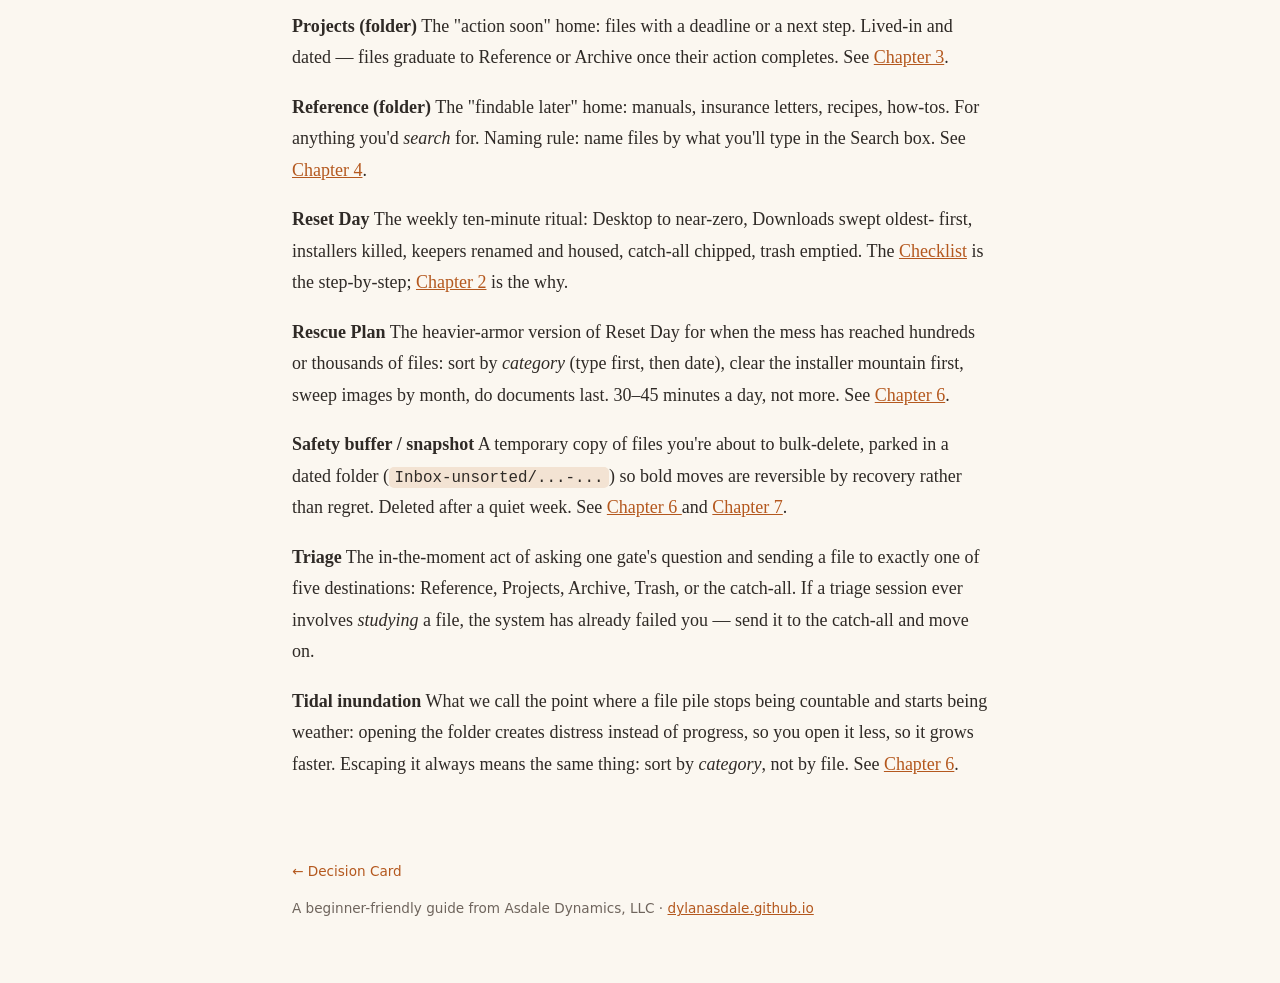
<file: site/glossary.html>
<!DOCTYPE html>
<html lang="en">
<head>
<meta charset="utf-8">
<meta name="viewport" content="width=device-width, initial-scale=1">
<meta name="description" content="An ADHD-friendly manual for keeping Downloads and Desktop under control — ten-minute reset, one-decision triage, safe delete vs archive, and a rescue plan.">
<title>Glossary — Downloads &amp; Desktop Taming Handbook</title>
<link rel="stylesheet" href="style.css">
</head>
<body>
<a class="skip" href="#content">Skip to content</a>
<header>
  <p class="bookmark"><span aria-hidden="true">🗂️</span> <a href="index.html">Downloads &amp; Desktop Taming Handbook</a></p>
  <nav aria-label="Site pages">
    <a href="index.html">Start Here</a> · <a href="01-why-it-piles-up.html">1. Why It Piles Up</a> · <a href="02-ten-minute-weekly-reset.html">2. Ten-Minute Reset</a> · <a href="03-one-decision-triage.html">3. Triage Rules</a> · <a href="04-naming-that-survives.html">4. Naming</a> · <a href="05-safe-delete-vs-archive.html">5. Delete vs. Archive</a> · <a href="06-the-rescue-plan.html">6. Rescue Plan</a> · <a href="07-local-ai-triage.html">7. Local AI</a> · <a href="checklist-reset-day.html">Reset-Day Checklist</a> · <a href="decision-card.html">Decision Card</a> · <a href="glossary.html" aria-current="page">Glossary</a>
  </nav>
</header>
<main id="content">
<h1 id="glossary">Glossary</h1>
<p>Plain-English definitions for every term this handbook uses. No jargon walls,
no condescension — if a word here still feels fuzzy, it's a bug in this
glossary, not in you.</p>
<p><strong>Archive (folder)</strong>
The "keep forever, rarely open" home: tax records, contracts, insurance
letters, ID scans. Lives at <code>Filing/Archive</code>. You visit it yearly or in a
panic — not weekly. See <a href="03-one-decision-triage.html">Chapter 3</a>.</p>
<p><strong>Catch-all box</strong> <em>(aka Inbox-unsorted)</em>
One guilt-free folder where uncertain files go instead of being agonized
over. Its job is to make postponement <em>structured</em> rather than chaotic. Any
file you can't decide in five seconds belongs here. See <a href="02-ten-minute-weekly-reset.html">Chapter 2
</a>.</p>
<p><strong>Desktop</strong>
The file layer that is always visible on screen — which is why it fills.
"Tidy Desktop" means <em>one to six</em> current files, not zero. See <a href="01-why-it-piles-up.html">Chapter 1
</a>.</p>
<p><strong>Downloads</strong>
The browser's default landing pad. A <em>conveyor belt</em>, not a shelf: it fills
itself, invisibly, forever. Nothing in Downloads is "filed" — it's "still
landing." See <a href="01-why-it-piles-up.html">Chapter 1</a>.</p>
<p><strong>Duplicate files</strong>
Two copies of the same thing, usually born as <code>photo (1).jpg</code>,
<code>-copy.docx</code>, or a re-downloaded installer. Rule: keep the newest or the
original, trash the rest — never delete from Archive on name alone. See
<a href="05-safe-delete-vs-archive.html">Chapter 5</a>.</p>
<p><strong>Executive function</strong>
Your brain's project management: starting tasks, holding steps in mind, and
closing them out. Filing one download costs three units of it. A folder
system for ADHD brains is a system that <a href="03-one-decision-triage.html">spends less executive function per
file</a>, not a system that requires more willpower.</p>
<p><strong>Guilt-free postponement</strong>
The design principle behind the catch-all: a decisive "later" beats a
perfect "now." The mess comes from <em>chaotic</em> postponement (file lands
wherever it lands); the fix is <em>structured</em> postponement (it lands in one
known box with a scheduled re-look).</p>
<p><strong>Installers</strong>
<code>.exe</code> / <code>.msi</code> / <code>.dmg</code> / <code>.pkg</code> / <code>.zip</code>-wrapped programs. Single-use
wrappers: once the app is installed, the installer has finished its only job
and is safe to delete. The exceptions (no-longer-downloadable or
system-recovery media) belong in Archive, not Downloads. See <a href="05-safe-delete-vs-archive.html">Chapter 5
</a>.</p>
<p><strong>ISO date format</strong> (<code>YYYY-MM-DD</code>)
Writing dates year-first so they sort chronologically everywhere:
<code>2026-10-14</code> sorts before <code>2026-11-02</code> in every file system and reads
unambiguously. The only date format worth putting in filenames. See
<a href="04-naming-that-survives.html">Chapter 4</a>.</p>
<p><strong>Local AI</strong> <em>(local LLM)</em>
A language model running <em>on your machine</em>, with documents never leaving
your laptop — the Private version of "AI help." Honest role in this
handbook: reading assistant and suggestion-maker, not deleter. See <a href="07-local-ai-triage.html">Chapter
7</a>.</p>
<p><strong>One-decision rule</strong>
A triage question that requires exactly one yes/no answer, asked in a fixed
order, so sorting never becomes per-file deliberation. The six gates are the
backbone of the <a href="decision-card.html">Decision Card</a>.</p>
<p><strong>Projects (folder)</strong>
The "action soon" home: files with a deadline or a next step. Lived-in and
dated — files graduate to Reference or Archive once their action completes.
See <a href="03-one-decision-triage.html">Chapter 3</a>.</p>
<p><strong>Reference (folder)</strong>
The "findable later" home: manuals, insurance letters, recipes, how-tos. For
anything you'd <em>search</em> for. Naming rule: name files by what you'll type in
the Search box. See <a href="04-naming-that-survives.html">Chapter 4</a>.</p>
<p><strong>Reset Day</strong>
The weekly ten-minute ritual: Desktop to near-zero, Downloads swept oldest-
first, installers killed, keepers renamed and housed, catch-all chipped,
trash emptied. The <a href="checklist-reset-day.html">Checklist</a> is the step-by-step;
<a href="02-ten-minute-weekly-reset.html">Chapter 2</a> is the why.</p>
<p><strong>Rescue Plan</strong>
The heavier-armor version of Reset Day for when the mess has reached
hundreds or thousands of files: sort by <em>category</em> (type first, then date),
clear the installer mountain first, sweep images by month, do documents
last. 30–45 minutes a day, not more. See <a href="06-the-rescue-plan.html">Chapter 6</a>.</p>
<p><strong>Safety buffer / snapshot</strong>
A temporary copy of files you're about to bulk-delete, parked in a dated
folder (<code>Inbox-unsorted/...-...</code>) so bold moves are reversible by recovery
rather than regret. Deleted after a quiet week. See <a href="06-the-rescue-plan.html">Chapter 6
</a> and <a href="07-local-ai-triage.html">Chapter 7</a>.</p>
<p><strong>Triage</strong>
The in-the-moment act of asking one gate's question and sending a file to
exactly one of five destinations: Reference, Projects, Archive, Trash, or
the catch-all. If a triage session ever involves <em>studying</em> a file, the
system has already failed you — send it to the catch-all and move on.</p>
<p><strong>Tidal inundation</strong>
What we call the point where a file pile stops being countable and starts
being weather: opening the folder creates distress instead of progress, so
you open it less, so it grows faster. Escaping it always means the same
thing: sort by <em>category</em>, not by file. See <a href="06-the-rescue-plan.html">Chapter 6</a>.</p>
</main>
<footer>
  <p class="pager"><a href="decision-card.html">← Decision Card</a><span class="spacer"></span></p>
  <p>A beginner-friendly guide from Asdale Dynamics, LLC · <a href="https://dylanasdale.github.io">dylanasdale.github.io</a></p>
</footer>
</body>
</html>
</file>
<file: site/style.css>
/* Downloads & Desktop Taming Handbook — warm, low-stimulation, readable */
:root {
  --paper: #fbf7f0;
  --ink: #2f2a26;
  --muted: #6f655d;
  --accent: #b4581e;
  --accent-soft: #f3e3d3;
  --card: #fffdf9;
  --line: #e7dccd;
}
* { box-sizing: border-box; }
html { scroll-behavior: smooth; }
@media (prefers-reduced-motion: reduce) {
  html { scroll-behavior: auto; }
}
body {
  margin: 0;
  background: var(--paper);
  color: var(--ink);
  font: 18px/1.75 Georgia, "Iowan Old Style", "Times New Roman", serif;
  -webkit-font-smoothing: antialiased;
}
.skip {
  position: absolute; left: -999px; top: 0;
  background: var(--accent); color: #fff; padding: .5em 1em;
}
.skip:focus { left: 0; }
header, main, footer {
  max-width: 46rem;
  margin: 0 auto;
  padding: 0 1.25rem;
}
header {
  padding-top: 2rem;
}
header .bookmark a {
  font-size: .85rem;
  letter-spacing: .06em;
  text-transform: uppercase;
  text-decoration: none;
  color: var(--muted);
  font-family: ui-sans-serif, system-ui, "Segoe UI", sans-serif;
}
header .bookmark a:hover { color: var(--accent); }
nav {
  margin-top: 1.25rem;
  padding: .8rem 1rem;
  background: var(--card);
  border: 1px solid var(--line);
  border-radius: 12px;
  font-family: ui-sans-serif, system-ui, "Segoe UI", sans-serif;
  font-size: .88rem;
  line-height: 1.9;
}
nav a { color: var(--ink); text-decoration: none; }
nav a:hover, nav a[aria-current="page"] { color: var(--accent); }
nav a[aria-current="page"] {
  font-weight: 700;
  text-decoration: underline;
  text-decoration-thickness: 2px;
}
main {
  padding-top: 1.75rem;
  padding-bottom: 3rem;
}
h1, h2, h3, h4 {
  font-family: ui-sans-serif, system-ui, "Segoe UI", sans-serif;
  line-height: 1.3;
  font-weight: 700;
  overflow-wrap: break-word;
}
h1 { font-size: 2rem; margin: 1rem 0 1.5rem; letter-spacing: -0.015em; }
h2 { font-size: 1.4rem; margin: 2em 0 .6em; letter-spacing: -0.01em; }
h3 { font-size: 1.12rem; margin: 1.8em 0 .5em; }
h4 { font-size: 1rem; margin: 1.6em 0 .4em; }
a { color: var(--accent); }
a:hover { text-decoration-thickness: 2px; }
hr {
  border: 0;
  border-top: 1px solid var(--line);
  margin: 2.5em 0;
}
blockquote {
  margin: 1.5em 0;
  padding: 1em 1.4em;
  background: var(--accent-soft);
  border-left: 4px solid var(--accent);
  border-radius: 0 10px 10px 0;
}
blockquote p { margin: .25em 0; }
code, pre {
  font: .88em/1.6 ui-monospace, "SFMono-Regular", Consolas, monospace;
}
code {
  background: var(--accent-soft);
  padding: .1em .35em;
  border-radius: 5px;
}
pre {
  background: #2f2a26;
  color: #f4efe8;
  padding: 1em 1.2em;
  border-radius: 10px;
  overflow-x: auto;
}
pre code { background: none; padding: 0; color: inherit; }
table {
  border-collapse: collapse;
  width: 100%;
  margin: 1.5em 0;
  font-size: .95rem;
}
th, td {
  border: 1px solid var(--line);
  padding: .55em .75em;
  text-align: left;
  vertical-align: top;
}
th { background: var(--accent-soft); }
tr:nth-child(even) td { background: var(--card); }
li { margin: .4em 0; }
li p { margin: .35em 0; }
footer {
  color: var(--muted);
  font-family: ui-sans-serif, system-ui, "Segoe UI", sans-serif;
  font-size: .85rem;
  padding-bottom: 3rem;
}
footer .pager { display: flex; flex-wrap: wrap; justify-content: space-between; gap: .5rem 1rem; }
footer .pager a { color: var(--accent); text-decoration: none; }
footer .pager a:hover { text-decoration: underline; }
@media print {
  header nav, footer, .skip { display: none; }
  body { background: #fff; font-size: 12pt; }
  a { color: inherit; text-decoration: none; }
  pre, blockquote, table { break-inside: avoid; }
}
</file>
